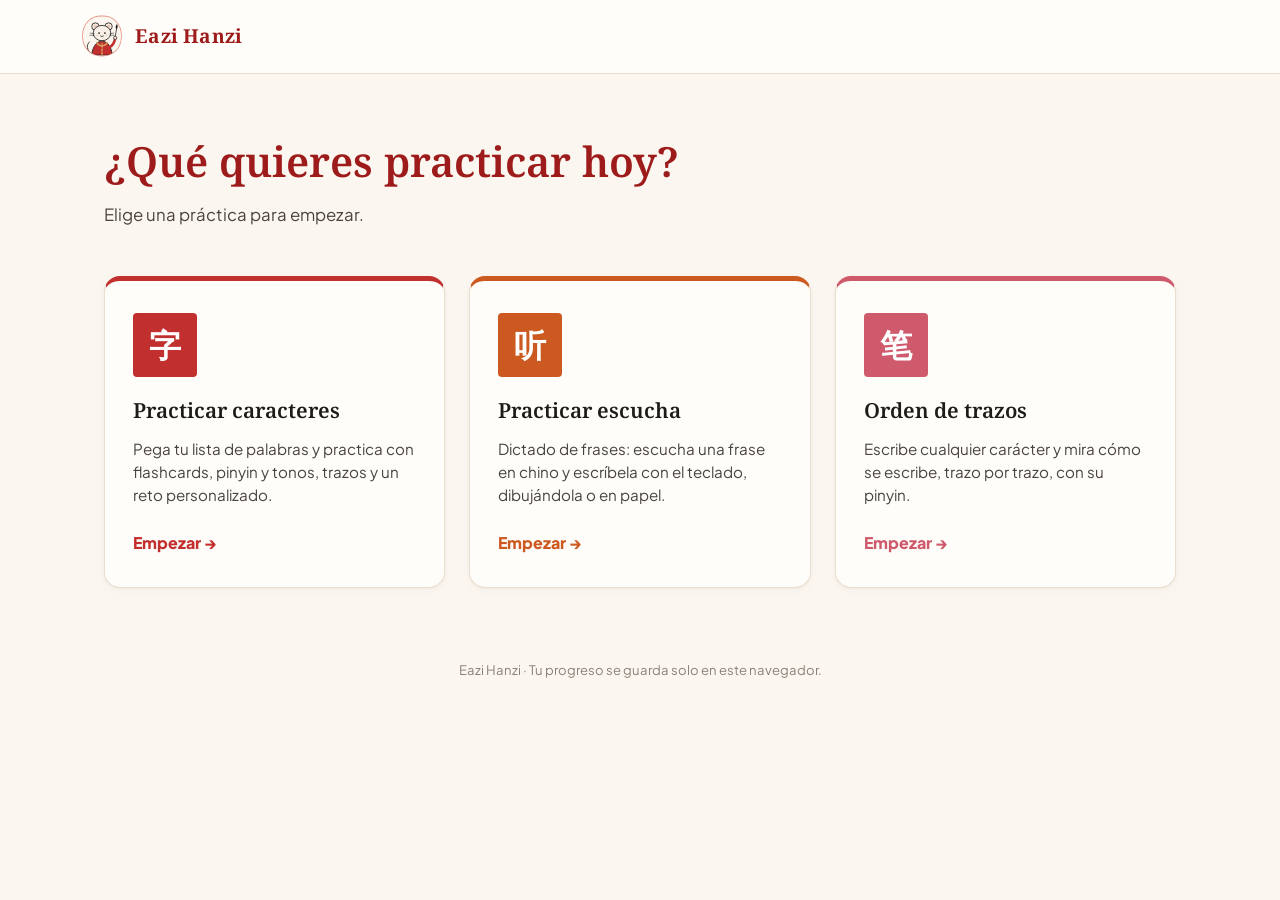
<file: index.html>
<!DOCTYPE html>
<html lang="es">
<head>
<meta charset="UTF-8">
<meta name="viewport" content="width=device-width, initial-scale=1.0">
<title>Eazi Hanzi — ¿Qué quieres practicar?</title>
<link rel="icon" href="assets/logo.svg" type="image/svg+xml">
<link rel="preconnect" href="https://fonts.googleapis.com">
<link href="https://fonts.googleapis.com/css2?family=Noto+Serif:wght@600;700&family=Plus+Jakarta+Sans:wght@400;500;600;700&display=swap" rel="stylesheet">
<link rel="stylesheet" href="css/design-system.css">
<link rel="stylesheet" href="css/home.css">
</head>
<body data-page="inicio">

<header class="site-header">
  <div class="container site-header__inner">
    <a href="index.html" class="brand">
      <img src="assets/logo.svg" alt="Mascota Eazi Hanzi" class="brand__logo">
      <span class="brand__name">Eazi Hanzi</span>
    </a>
  </div>
</header>

<main>
  <section class="section hero">
    <div class="container">
      <h1 class="hero__title">¿Qué quieres practicar hoy?</h1>
      <p class="hero__subtitle">Elige una práctica para empezar.</p>
    </div>
  </section>

  <section class="section area-section">
    <div class="container">
      <div class="area-grid">

        <a href="caracteres.html" class="card card--interactive area-card area-card--caracteres">
          <div class="area-card__icon">字</div>
          <h3>Practicar caracteres</h3>
          <p>Pega tu lista de palabras y practica con flashcards, pinyin y tonos, trazos y un reto personalizado.</p>
          <span class="area-card__cta">Empezar &rarr;</span>
        </a>

        <a href="escucha.html" class="card card--interactive area-card area-card--escucha">
          <div class="area-card__icon">听</div>
          <h3>Practicar escucha</h3>
          <p>Dictado de frases: escucha una frase en chino y escríbela con el teclado, dibujándola o en papel.</p>
          <span class="area-card__cta">Empezar &rarr;</span>
        </a>

        <a href="orden.html" class="card card--interactive area-card area-card--orden">
          <div class="area-card__icon">笔</div>
          <h3>Orden de trazos</h3>
          <p>Escribe cualquier carácter y mira cómo se escribe, trazo por trazo, con su pinyin.</p>
          <span class="area-card__cta">Empezar &rarr;</span>
        </a>

      </div>
    </div>
  </section>
</main>

<p class="footer-note">Eazi Hanzi · Tu progreso se guarda solo en este navegador.</p>

</body>
</html>
</file>
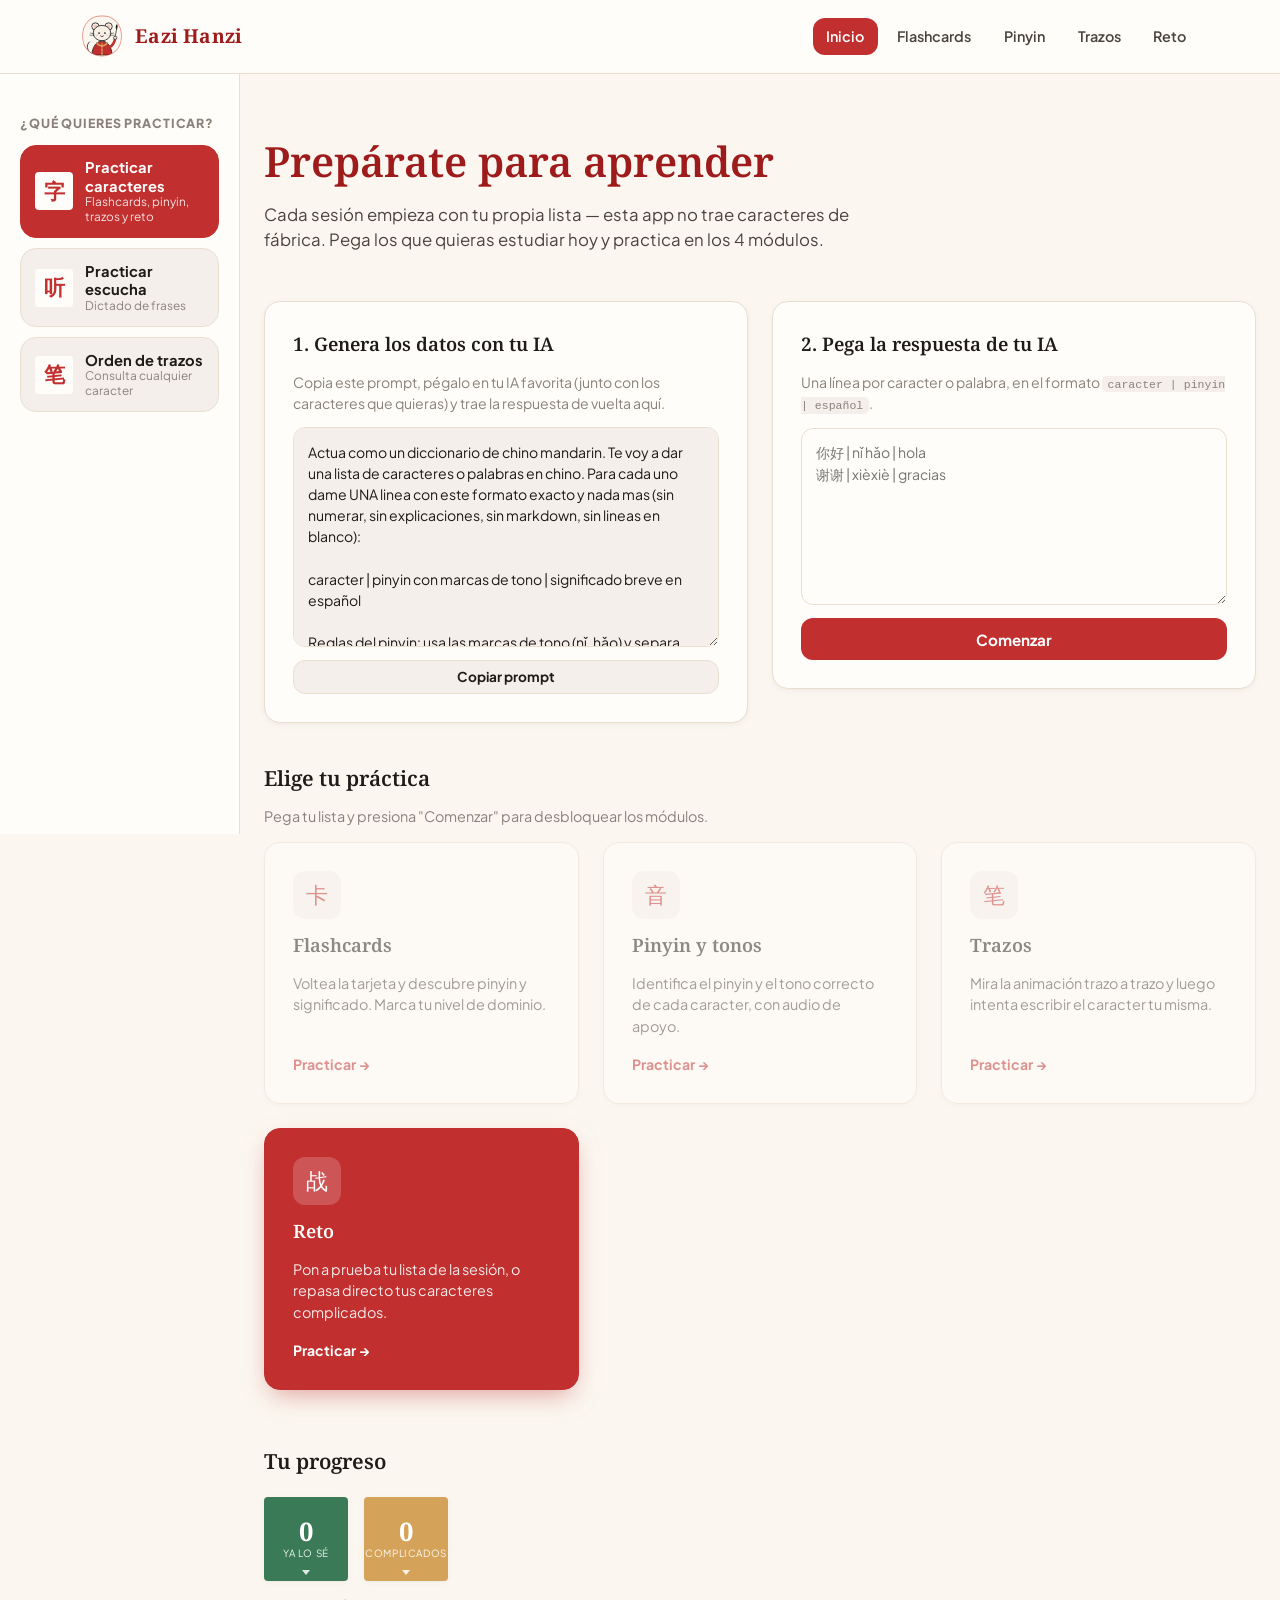
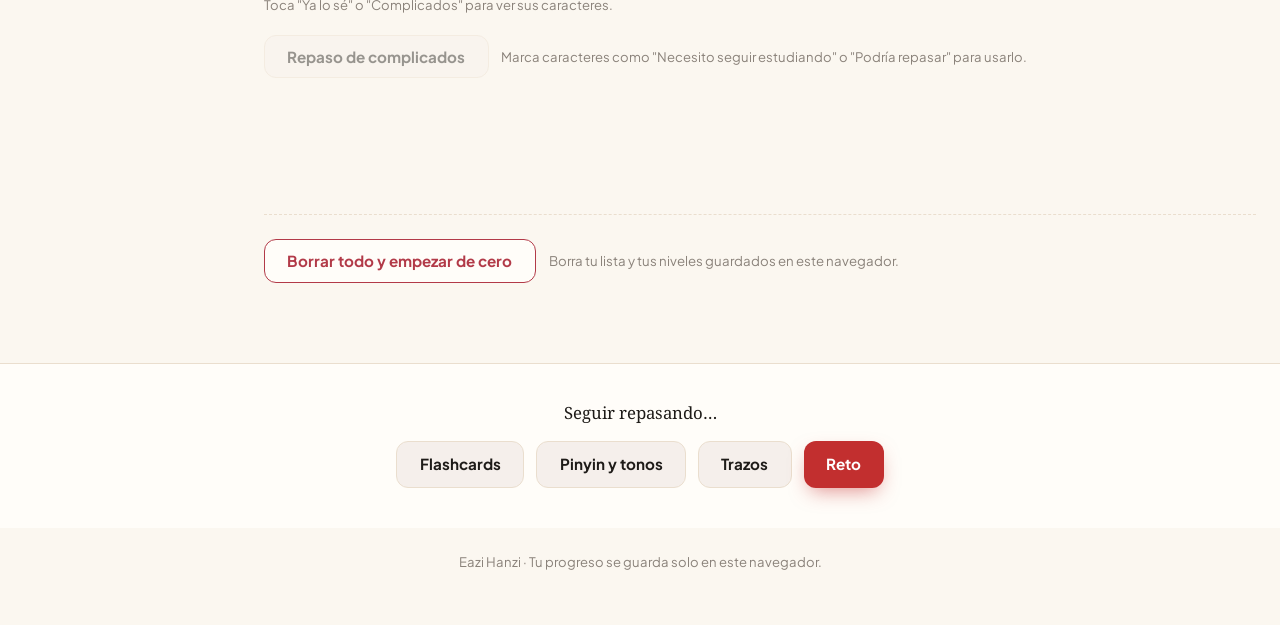
<file: caracteres.html>
<!DOCTYPE html>
<html lang="es">
<head>
<meta charset="UTF-8">
<meta name="viewport" content="width=device-width, initial-scale=1.0">
<title>Eazi Hanzi — Prepárate para aprender</title>
<link rel="icon" href="assets/logo.svg" type="image/svg+xml">
<link rel="preconnect" href="https://fonts.googleapis.com">
<link href="https://fonts.googleapis.com/css2?family=Noto+Serif:wght@600;700&family=Plus+Jakarta+Sans:wght@400;500;600;700&display=swap" rel="stylesheet">
<link rel="stylesheet" href="css/design-system.css">
<link rel="stylesheet" href="css/home.css">
</head>
<body data-page="caracteres">

<header class="site-header">
  <div class="container site-header__inner">
    <a href="index.html" class="brand">
      <img src="assets/logo.svg" alt="Mascota Eazi Hanzi" class="brand__logo">
      <span class="brand__name">Eazi Hanzi</span>
    </a>
    <nav class="main-nav">
      <a href="caracteres.html" class="is-active">Inicio</a>
      <a href="flashcards.html">Flashcards</a>
      <a href="pinyin.html">Pinyin</a>
      <a href="trazos.html">Trazos</a>
      <a href="reto.html">Reto</a>
    </nav>
  </div>
</header>

<div class="app-shell">
<aside class="mode-sidebar" id="mode-sidebar"></aside>

<main>
  <section class="section hero">
    <div class="container">
      <h1 class="hero__title">Prepárate para aprender</h1>
      <p class="hero__subtitle">Cada sesión empieza con tu propia lista — esta app no trae caracteres de fábrica. Pega los que quieras estudiar hoy y practica en los 4 módulos.</p>
    </div>
  </section>

  <section class="section setup-section">
    <div class="container">
      <div class="setup-grid">

        <div class="card setup-panel">
          <h3>1. Genera los datos con tu IA</h3>
          <p class="text-muted setup-panel__hint">Copia este prompt, pégalo en tu IA favorita (junto con los caracteres que quieras) y trae la respuesta de vuelta aquí.</p>
          <textarea class="ai-prompt-box" id="ai-prompt-box" rows="9"></textarea>
          <button class="btn btn-secondary btn-block btn-sm" id="copy-prompt-btn">Copiar prompt</button>
        </div>

        <div class="card setup-panel">
          <h3>2. Pega la respuesta de tu IA</h3>
          <p class="text-muted setup-panel__hint">Una línea por caracter o palabra, en el formato <code>caracter | pinyin | español</code>.</p>
          <textarea id="ai-response-input" rows="7" placeholder="你好 | nǐ hǎo | hola&#10;谢谢 | xièxiè | gracias"></textarea>
          <button class="btn btn-primary btn-block" id="start-session-btn">Comenzar</button>
          <p class="setup-feedback" id="setup-feedback" hidden></p>
        </div>

      </div>

      <div class="active-list-summary" id="active-list-summary" hidden>
        <h3>Tu lista de esta sesión</h3>
        <div class="active-list-chips" id="active-list-chips"></div>
      </div>
    </div>
  </section>

  <section class="section modules-section">
    <div class="container">
      <h2 class="section-title">Elige tu práctica</h2>
      <p class="text-muted" id="modules-hint">Pega tu lista y presiona "Comenzar" para desbloquear los módulos.</p>

      <div class="grid" id="modules-grid">
        <a href="flashcards.html" class="card card--interactive module-card module-card--locked" style="grid-column: span 4;" data-module>
          <div class="module-card__icon">卡</div>
          <h3>Flashcards</h3>
          <p>Voltea la tarjeta y descubre pinyin y significado. Marca tu nivel de dominio.</p>
          <span class="module-card__cta">Practicar &rarr;</span>
        </a>
        <a href="pinyin.html" class="card card--interactive module-card module-card--locked" style="grid-column: span 4;" data-module>
          <div class="module-card__icon">音</div>
          <h3>Pinyin y tonos</h3>
          <p>Identifica el pinyin y el tono correcto de cada caracter, con audio de apoyo.</p>
          <span class="module-card__cta">Practicar &rarr;</span>
        </a>
        <a href="trazos.html" class="card card--interactive module-card module-card--locked" style="grid-column: span 4;" data-module>
          <div class="module-card__icon">笔</div>
          <h3>Trazos</h3>
          <p>Mira la animación trazo a trazo y luego intenta escribir el caracter tu misma.</p>
          <span class="module-card__cta">Practicar &rarr;</span>
        </a>
        <a href="reto.html" class="card card--interactive module-card module-card--reto" style="grid-column: span 4;">
          <div class="module-card__icon">战</div>
          <h3>Reto</h3>
          <p>Pon a prueba tu lista de la sesión, o repasa directo tus caracteres complicados.</p>
          <span class="module-card__cta">Practicar &rarr;</span>
        </a>
      </div>
    </div>
  </section>

  <section class="section" id="progress-panel"></section>

  <section class="section">
    <div class="container">
      <div class="reset-row">
        <button class="btn btn-danger-outline" id="reset-app-btn">Borrar todo y empezar de cero</button>
        <span class="text-muted reset-row__hint">Borra tu lista y tus niveles guardados en este navegador.</span>
      </div>
    </div>
  </section>
</main>
</div>

<footer class="site-footer" id="site-footer"></footer>

<p class="footer-note">Eazi Hanzi · Tu progreso se guarda solo en este navegador.</p>

<script src="js/pinyin-tones.js"></script>
<script src="js/storage.js"></script>
<script src="js/speech.js"></script>
<script src="js/parse.js"></script>
<script src="js/site-footer.js"></script>
<script src="js/mode-sidebar.js"></script>
<script src="js/progress-panel.js"></script>
<script src="js/home.js"></script>
</body>
</html>
</file>
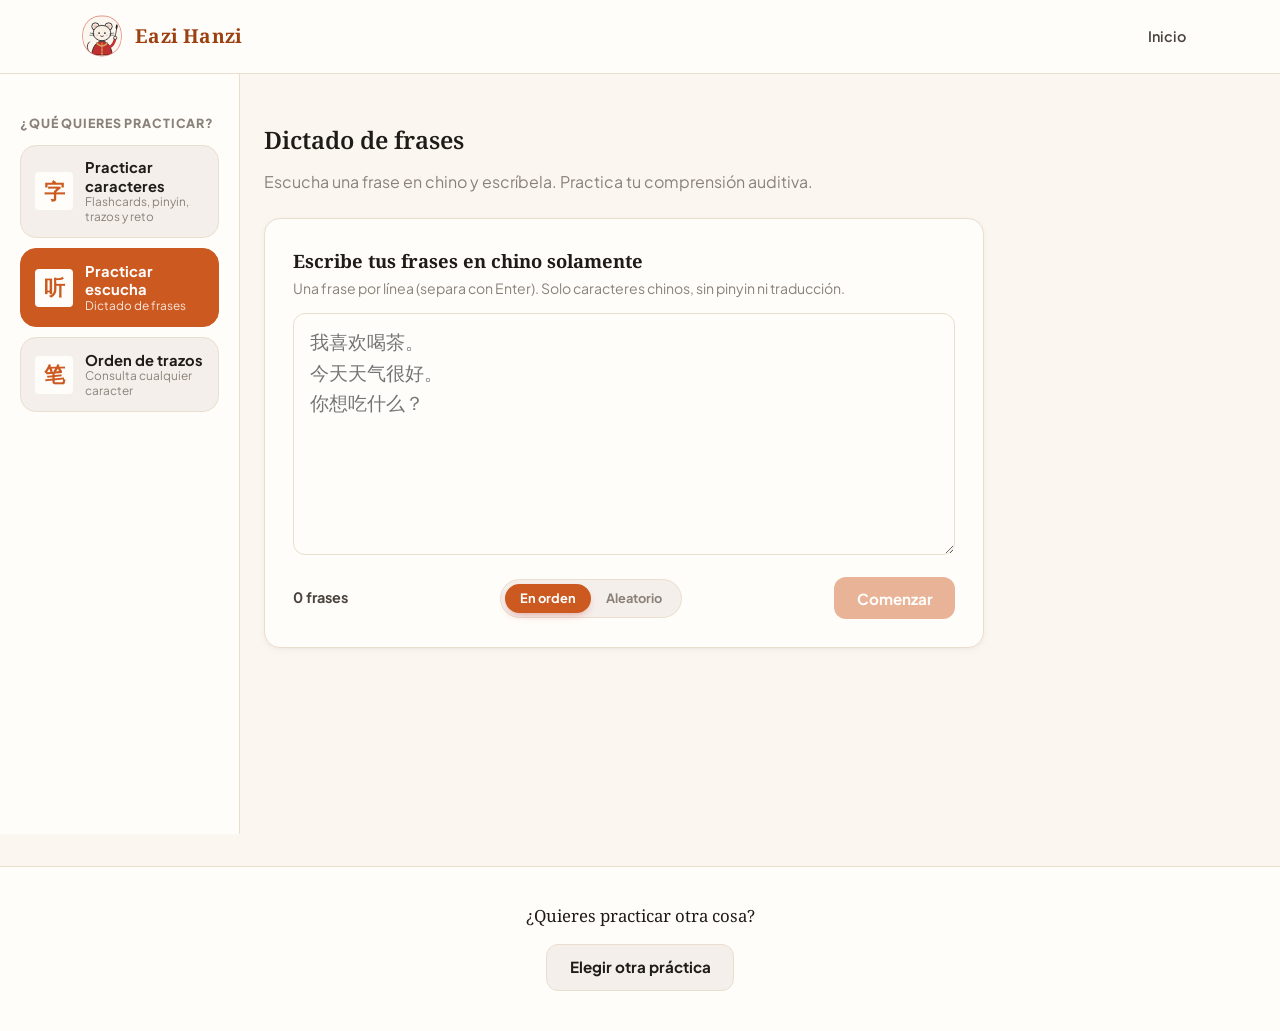
<file: escucha.html>
<!DOCTYPE html>
<html lang="es">
<head>
<meta charset="UTF-8">
<meta name="viewport" content="width=device-width, initial-scale=1.0">
<title>Escucha — Eazi Hanzi</title>
<link rel="icon" href="assets/logo.svg" type="image/svg+xml">
<link rel="preconnect" href="https://fonts.googleapis.com">
<link href="https://fonts.googleapis.com/css2?family=Noto+Serif:wght@600;700&family=Plus+Jakarta+Sans:wght@400;500;600;700&display=swap" rel="stylesheet">
<link rel="stylesheet" href="css/design-system.css">
<link rel="stylesheet" href="css/escucha.css">
</head>
<body data-page="escucha">

<header class="site-header">
  <div class="container site-header__inner">
    <a href="index.html" class="brand">
      <img src="assets/logo.svg" alt="Mascota Eazi Hanzi" class="brand__logo">
      <span class="brand__name">Eazi Hanzi</span>
    </a>
    <nav class="main-nav">
      <a href="index.html">Inicio</a>
    </nav>
  </div>
</header>

<div class="app-shell">
<aside class="mode-sidebar" id="mode-sidebar"></aside>

<main>
  <section class="section">
    <div class="container">

      <!-- ---------- 1. Frases ---------- -->
      <div id="ls-setup">
        <h1>Dictado de frases</h1>
        <p class="text-muted">Escucha una frase en chino y escríbela. Practica tu comprensión auditiva.</p>

        <div class="card ls-panel">
          <label class="ls-panel__label" for="ls-phrases">Escribe tus frases en chino solamente</label>
          <p class="text-muted ls-panel__hint">Una frase por línea (separa con Enter). Solo caracteres chinos, sin pinyin ni traducción.</p>
          <textarea id="ls-phrases" rows="7" placeholder="我喜欢喝茶。&#10;今天天气很好。&#10;你想吃什么？"></textarea>
          <div class="ls-panel__footer">
            <span class="ls-count" id="ls-count">0 frases</span>
            <div class="order-switch" id="ls-order-switch">
              <button class="order-switch__btn" data-order="list">En orden</button>
              <button class="order-switch__btn" data-order="random">Aleatorio</button>
            </div>
            <button class="btn btn-primary" id="ls-start" disabled>Comenzar</button>
          </div>
          <p class="ls-note" id="ls-note" hidden></p>
        </div>
      </div>

      <!-- ---------- 2. Dictado ---------- -->
      <div id="ls-play" hidden>
        <div class="ls-play-header">
          <span class="text-muted" id="ls-progress">Frase 1 / 1</span>
          <button class="btn btn-ghost btn-sm" id="ls-quit">Salir</button>
        </div>

        <div class="card ls-stage">
          <button class="ls-speaker" id="ls-speaker" aria-label="Escuchar la frase">
            <span class="ls-speaker__icon">&#128266;</span>
          </button>
          <p class="ls-speaker__hint" id="ls-speaker-hint">Toca el altavoz para escuchar la frase</p>

          <div class="ls-answer" id="ls-answer" hidden>
            <div class="ls-modes" role="tablist">
              <button class="ls-mode is-active" data-mode="type" role="tab">&#9000; Teclado (pinyin)</button>
              <button class="ls-mode" data-mode="draw" role="tab">&#9998; Dibujar</button>
              <button class="ls-mode" data-mode="paper" role="tab">&#128196; En papel</button>
            </div>

            <!-- Texto que va armando la respuesta (teclado y dibujo) -->
            <div class="ls-compose" id="ls-compose">
              <div class="ls-compose__text" id="ls-compose-text" aria-live="polite"></div>
              <button class="btn btn-ghost btn-sm" id="ls-compose-del" title="Borrar el último carácter">&#9003; Borrar</button>
            </div>

            <!-- Modo teclado -->
            <div class="ls-pane" id="ls-pane-type">
              <input type="text" id="ls-pinyin-input" class="ls-pinyin-input" autocomplete="off" autocapitalize="off" spellcheck="false"
                     placeholder="Escribe pinyin sin tonos: woxihuanchacha…">
              <div class="ls-candidates" id="ls-candidates" aria-live="polite"></div>
              <p class="ls-pane__hint">Elige la opción con el mouse o con los números 1–9. Espacio elige la primera.</p>
            </div>

            <!-- Modo dibujo -->
            <div class="ls-pane" id="ls-pane-draw" hidden>
              <div class="ls-draw-board" id="ls-draw-board"></div>
              <div class="ls-draw-actions">
                <button class="btn btn-amber" id="ls-recognize">Reconocer caracter</button>
                <button class="btn btn-secondary" id="ls-draw-clear">Borrar dibujo</button>
              </div>
              <div class="ls-candidates" id="ls-draw-candidates" aria-live="polite"></div>
              <p class="ls-pane__hint" id="ls-draw-hint">Dibuja un carácter, reconócelo y elígelo. Repite con el siguiente.</p>
            </div>

            <!-- Modo papel -->
            <div class="ls-pane" id="ls-pane-paper" hidden>
              <p class="ls-paper-text">Escribe la frase en tu hoja. Cuando termines, descubre la respuesta y marca tú misma en cuáles te equivocaste.</p>
            </div>

            <button class="btn btn-primary btn-block ls-check" id="ls-check">Comprobar</button>
          </div>

          <!-- Revisión -->
          <div class="ls-review" id="ls-review" hidden>
            <p class="ls-review__kicker" id="ls-review-kicker"></p>
            <div class="ls-phrase" id="ls-phrase"></div>
            <div class="ls-errors" id="ls-errors"></div>
            <p class="ls-paper-instruction" id="ls-paper-instruction" hidden>Toca los caracteres en los que te equivocaste.</p>
            <button class="btn btn-secondary" id="ls-replay">&#128266; Escuchar otra vez</button>
            <button class="btn btn-primary" id="ls-next">Siguiente</button>
          </div>
        </div>
      </div>

      <!-- ---------- 3. Resultados ---------- -->
      <div id="ls-results" hidden>
        <h1>Resultados del dictado</h1>
        <div class="card ls-score-card">
          <span class="ls-score__value" id="ls-score-value">0%</span>
          <p id="ls-score-label">0 de 0 frases sin errores</p>
        </div>

        <div class="ls-summary" id="ls-summary"></div>

        <div class="ls-results-actions">
          <button class="btn btn-primary" id="ls-retry" hidden>Intentar nuevamente con las que fallé</button>
          <button class="btn btn-secondary" id="ls-restart">Nuevo dictado</button>
        </div>
      </div>

    </div>
  </section>
</main>
</div>

<footer class="site-footer" id="site-footer"></footer>

<script src="js/storage.js"></script>
<script src="js/speech.js"></script>
<script src="js/order-ui.js"></script>
<script src="js/site-footer.js"></script>
<script src="js/mode-sidebar.js"></script>
<script src="js/hanzi-boards.js"></script>
<script src="js/handwriting.js"></script>
<script src="js/pinyin-ime.js"></script>
<script src="js/dictation-diff.js"></script>
<script src="js/escucha.js"></script>

</body>
</html>
</file>
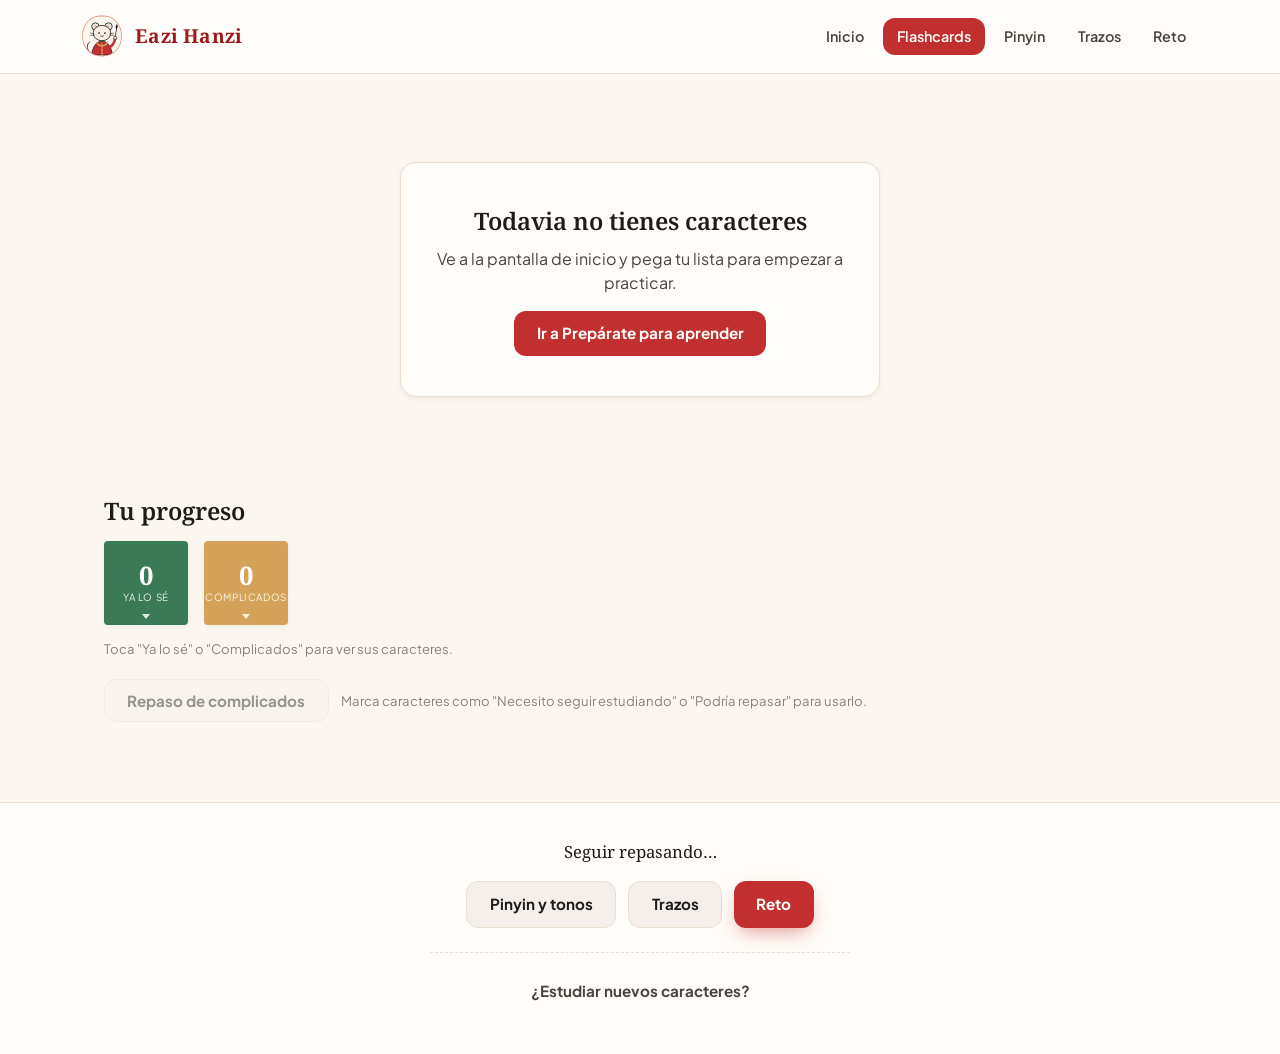
<file: flashcards.html>
<!DOCTYPE html>
<html lang="es">
<head>
<meta charset="UTF-8">
<meta name="viewport" content="width=device-width, initial-scale=1.0">
<title>Flashcards — Eazi Hanzi</title>
<link rel="icon" href="assets/logo.svg" type="image/svg+xml">
<link rel="preconnect" href="https://fonts.googleapis.com">
<link href="https://fonts.googleapis.com/css2?family=Noto+Serif:wght@600;700&family=Plus+Jakarta+Sans:wght@400;500;600;700&display=swap" rel="stylesheet">
<link rel="stylesheet" href="css/design-system.css">
<link rel="stylesheet" href="css/flashcards.css">
</head>
<body data-page="flashcards">

<header class="site-header">
  <div class="container site-header__inner">
    <a href="index.html" class="brand">
      <img src="assets/logo.svg" alt="Mascota Eazi Hanzi" class="brand__logo">
      <span class="brand__name">Eazi Hanzi</span>
    </a>
    <nav class="main-nav">
      <a href="caracteres.html">Inicio</a>
      <a href="flashcards.html" class="is-active">Flashcards</a>
      <a href="pinyin.html">Pinyin</a>
      <a href="trazos.html">Trazos</a>
      <a href="reto.html">Reto</a>
    </nav>
  </div>
</header>

<main>
  <section class="section">
    <div class="container">

      <div class="card empty-state" id="fc-empty-state" hidden>
        <h2>Todavia no tienes caracteres</h2>
        <p>Ve a la pantalla de inicio y pega tu lista para empezar a practicar.</p>
        <a href="caracteres.html" class="btn btn-primary">Ir a Prepárate para aprender</a>
      </div>

      <div id="fc-content" hidden>
        <h1 id="fc-title">Flashcards</h1>
        <p class="text-muted mb-0">Toca la tarjeta para voltearla y marca tu nivel de dominio.</p>

        <div class="fc-toolbar">
          <span class="fc-stats"><strong id="fc-index">1</strong> / <span id="fc-total">0</span></span>
          <div class="order-switch" id="fc-order-switch">
            <button class="order-switch__btn" data-order="list">En orden</button>
            <button class="order-switch__btn" data-order="random">Aleatorio</button>
          </div>
        </div>

        <div class="practice-layout">
          <div class="practice-main">
            <div class="fc-stage">
              <div class="flashcard" id="flashcard" tabindex="0" role="button" aria-label="Voltear tarjeta">
                <div class="flashcard__inner" id="flashcard-inner">
                  <div class="flashcard__face flashcard__face--front">
                    <span class="flashcard__corner">汉</span>
                    <span class="hanzi-display hanzi-display--hero" id="fc-hanzi">你</span>
                    <span class="text-muted flashcard__hint">Toca para voltear</span>
                  </div>
                  <div class="flashcard__face flashcard__face--back">
                    <span class="tone-chip" id="fc-pinyin-chip">nǐ</span>
                    <div class="flashcard__meanings">
                      <span id="fc-meaning-es">tú</span>
                    </div>
                    <span class="text-muted flashcard__hint">Toca para volver</span>
                  </div>
                </div>
              </div>
            </div>

            <div class="fc-nav">
              <button class="btn btn-ghost" id="fc-prev">&larr; Anterior</button>
              <button class="btn-seal" id="fc-audio" title="Escuchar pronunciacion" aria-label="Escuchar pronunciacion">&#128266;</button>
              <button class="btn btn-ghost" id="fc-next">Siguiente &rarr;</button>
            </div>
            <p class="nav-hint" id="fc-nav-hint" hidden>Marca tu nivel a la derecha para pasar al siguiente.</p>
          </div>

          <aside class="mastery-panel" id="fc-mastery-panel"></aside>
        </div>
      </div>

    </div>
  </section>

  <section class="section" id="progress-panel"></section>
</main>

<footer class="site-footer" id="site-footer"></footer>

<script src="js/pinyin-tones.js"></script>
<script src="js/storage.js"></script>
<script src="js/speech.js"></script>
<script src="js/mastery-ui.js"></script>
<script src="js/order-ui.js"></script>
<script src="js/site-footer.js"></script>
<script src="js/progress-panel.js"></script>
<script src="js/flashcards.js"></script>
</body>
</html>
</file>
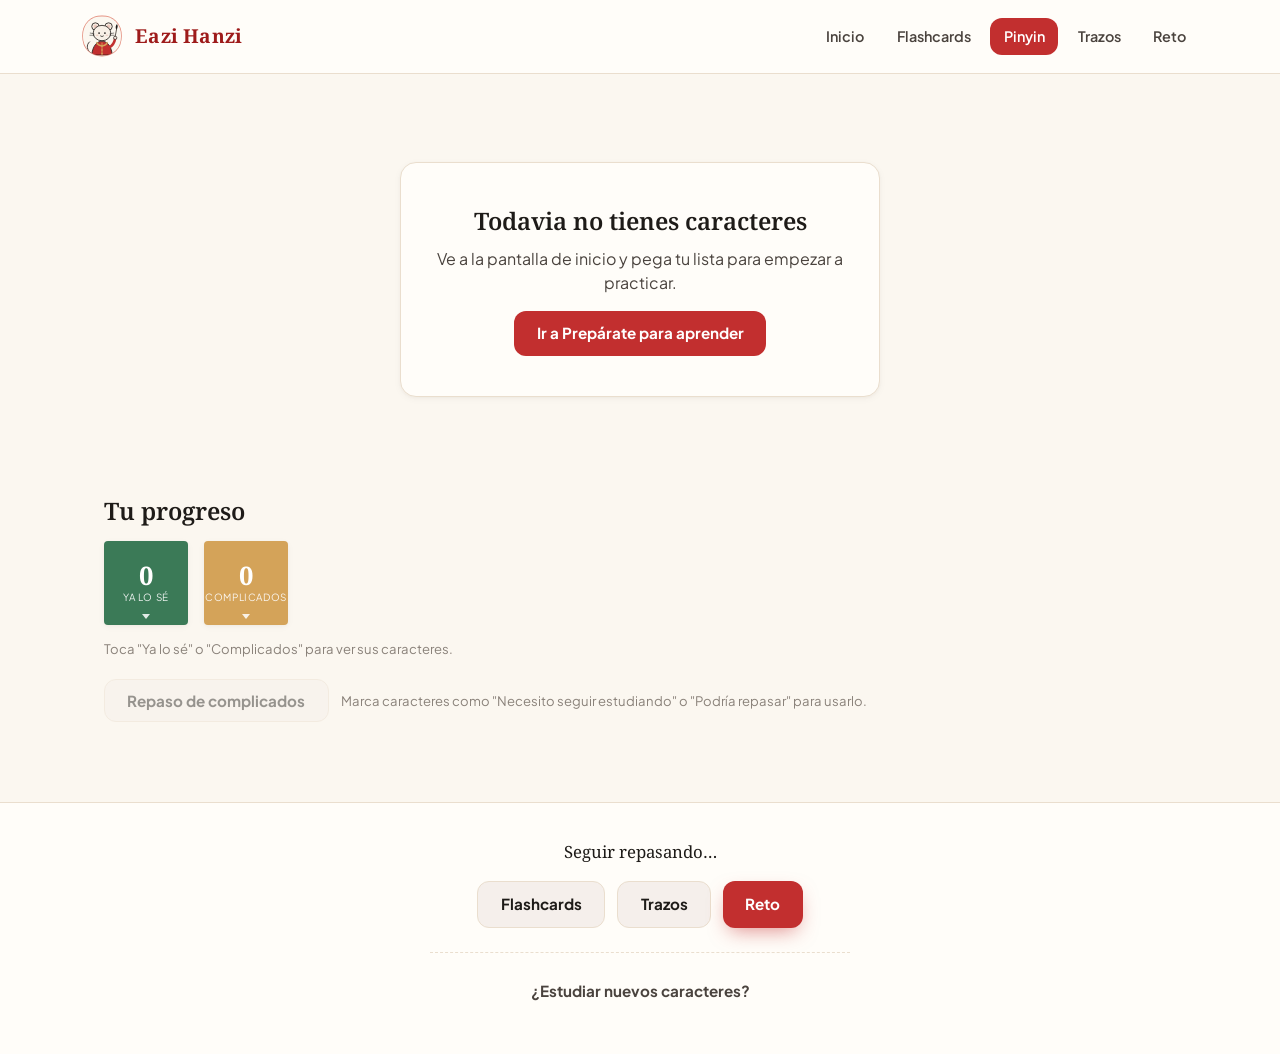
<file: pinyin.html>
<!DOCTYPE html>
<html lang="es">
<head>
<meta charset="UTF-8">
<meta name="viewport" content="width=device-width, initial-scale=1.0">
<title>Pinyin y tonos — Eazi Hanzi</title>
<link rel="icon" href="assets/logo.svg" type="image/svg+xml">
<link rel="preconnect" href="https://fonts.googleapis.com">
<link href="https://fonts.googleapis.com/css2?family=Noto+Serif:wght@600;700&family=Plus+Jakarta+Sans:wght@400;500;600;700&display=swap" rel="stylesheet">
<link rel="stylesheet" href="css/design-system.css">
<link rel="stylesheet" href="css/pinyin.css">
</head>
<body data-page="pinyin">

<header class="site-header">
  <div class="container site-header__inner">
    <a href="index.html" class="brand">
      <img src="assets/logo.svg" alt="Mascota Eazi Hanzi" class="brand__logo">
      <span class="brand__name">Eazi Hanzi</span>
    </a>
    <nav class="main-nav">
      <a href="caracteres.html">Inicio</a>
      <a href="flashcards.html">Flashcards</a>
      <a href="pinyin.html" class="is-active">Pinyin</a>
      <a href="trazos.html">Trazos</a>
      <a href="reto.html">Reto</a>
    </nav>
  </div>
</header>

<main>
  <section class="section">
    <div class="container">

      <div class="card empty-state" id="py-empty-state" hidden>
        <h2>Todavia no tienes caracteres</h2>
        <p>Ve a la pantalla de inicio y pega tu lista para empezar a practicar.</p>
        <a href="caracteres.html" class="btn btn-primary">Ir a Prepárate para aprender</a>
      </div>

      <div id="py-content" hidden>
        <h1 id="py-title">Pinyin y tonos</h1>
        <p class="text-muted mb-0">Todas las opciones son la misma sílaba con distinto tono — fíjate bien en la marca.</p>

        <div class="py-toolbar">
          <span class="py-stats">
            <strong id="py-index">1</strong> / <span id="py-total">0</span>
            <span class="py-stats__sep">·</span>
            <span id="py-score">0 aciertos</span>
          </span>
          <div class="order-switch" id="py-order-switch">
            <button class="order-switch__btn" data-order="list">En orden</button>
            <button class="order-switch__btn" data-order="random">Aleatorio</button>
          </div>
        </div>

        <div class="practice-layout">
          <div class="practice-main">
            <div class="py-stage card">
              <button class="btn-seal py-audio" id="py-audio" aria-label="Reproducir audio del caracter" title="Escuchar pronunciacion">&#128266;</button>
              <span class="hanzi-display hanzi-display--hero" id="py-hanzi">你</span>
              <span class="text-muted py-meaning" id="py-meaning"></span>
              <div class="py-options" id="py-options"></div>
              <div class="py-feedback" id="py-feedback" hidden></div>
            </div>

            <div class="py-nav">
              <button class="btn btn-ghost" id="py-prev">&larr; Anterior</button>
              <button class="btn btn-primary" id="py-next" disabled>Siguiente &rarr;</button>
            </div>
            <p class="nav-hint" id="py-nav-hint" hidden>Marca tu nivel a la derecha para pasar al siguiente.</p>
          </div>

          <aside class="mastery-panel" id="py-mastery-panel"></aside>
        </div>
      </div>

    </div>
  </section>

  <section class="section" id="progress-panel"></section>
</main>

<footer class="site-footer" id="site-footer"></footer>

<script src="js/pinyin-tones.js"></script>
<script src="js/storage.js"></script>
<script src="js/speech.js"></script>
<script src="js/mastery-ui.js"></script>
<script src="js/order-ui.js"></script>
<script src="js/site-footer.js"></script>
<script src="js/progress-panel.js"></script>
<script src="js/pinyin.js"></script>
</body>
</html>
</file>
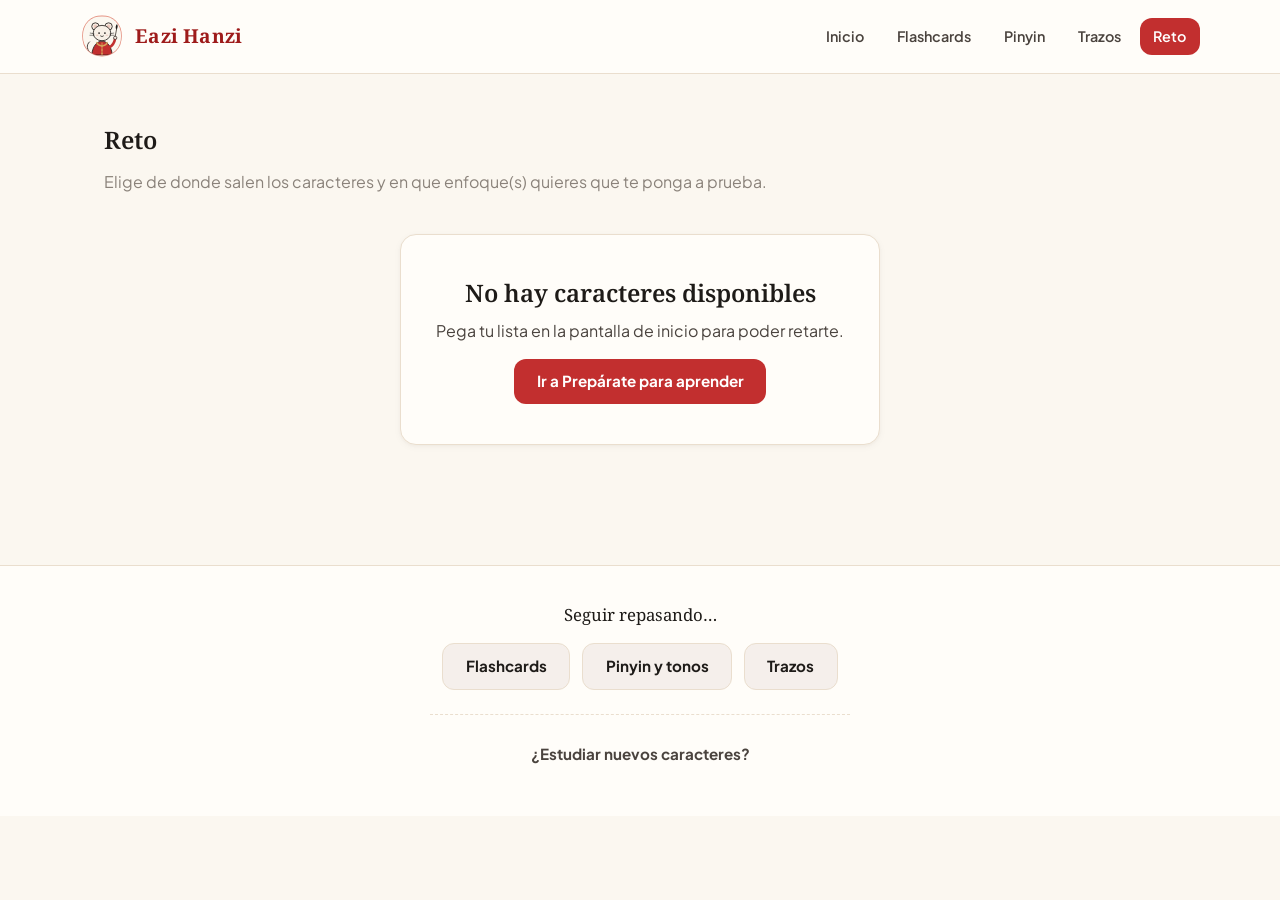
<file: reto.html>
<!DOCTYPE html>
<html lang="es">
<head>
<meta charset="UTF-8">
<meta name="viewport" content="width=device-width, initial-scale=1.0">
<title>Reto — Eazi Hanzi</title>
<link rel="icon" href="assets/logo.svg" type="image/svg+xml">
<link rel="preconnect" href="https://fonts.googleapis.com">
<link href="https://fonts.googleapis.com/css2?family=Noto+Serif:wght@600;700&family=Plus+Jakarta+Sans:wght@400;500;600;700&display=swap" rel="stylesheet">
<link rel="stylesheet" href="css/design-system.css">
<link rel="stylesheet" href="css/reto.css">
</head>
<body data-page="reto">

<header class="site-header">
  <div class="container site-header__inner">
    <a href="index.html" class="brand">
      <img src="assets/logo.svg" alt="Mascota Eazi Hanzi" class="brand__logo">
      <span class="brand__name">Eazi Hanzi</span>
    </a>
    <nav class="main-nav">
      <a href="caracteres.html">Inicio</a>
      <a href="flashcards.html">Flashcards</a>
      <a href="pinyin.html">Pinyin</a>
      <a href="trazos.html">Trazos</a>
      <a href="reto.html" class="is-active">Reto</a>
    </nav>
  </div>
</header>

<main>
  <section class="section">
    <div class="container">

      <!-- ---------- Pantalla de configuracion ---------- -->
      <div id="reto-setup">
        <h1>Reto</h1>
        <p class="text-muted">Elige de donde salen los caracteres y en que enfoque(s) quieres que te ponga a prueba.</p>

        <div class="reto-setup-grid">
          <div class="card reto-panel">
            <h3>1. Elige el origen</h3>
            <label class="reto-source-option" for="reto-source-active">
              <input type="radio" name="reto-source" id="reto-source-active" value="active" checked>
              <span>
                <strong>Mi lista de esta sesión</strong>
                <span class="text-muted reto-source-option__hint" id="reto-source-active-hint">0 caracteres</span>
              </span>
            </label>
            <label class="reto-source-option" for="reto-source-struggling">
              <input type="radio" name="reto-source" id="reto-source-struggling" value="struggling">
              <span>
                <strong>Repasar mis caracteres complicados</strong>
                <span class="text-muted reto-source-option__hint" id="reto-source-struggling-hint">0 caracteres</span>
              </span>
            </label>
          </div>

          <div class="card reto-panel">
            <h3>2. Elige el enfoque</h3>
            <label class="checkbox-row">
              <input type="checkbox" name="focus" value="escritura" checked>
              <span>Escritura (trazos)</span>
            </label>
            <label class="checkbox-row">
              <input type="checkbox" name="focus" value="tonos" checked>
              <span>Tonos (pinyin)</span>
            </label>
            <label class="checkbox-row">
              <input type="checkbox" name="focus" value="es" checked>
              <span>Significado</span>
            </label>

            <p class="reto-order-note">Las preguntas siempre salen en orden aleatorio.</p>

            <div class="reto-summary" id="reto-summary">0 caracteres seleccionados</div>
            <button class="btn btn-primary btn-block" id="reto-start" disabled>Empezar reto</button>
          </div>
        </div>

        <div class="card empty-state" id="reto-empty-state" hidden>
          <h2>No hay caracteres disponibles</h2>
          <p id="reto-empty-message">Pega tu lista en la pantalla de inicio para poder retarte.</p>
          <a href="caracteres.html" class="btn btn-primary">Ir a Prepárate para aprender</a>
        </div>
      </div>

      <!-- ---------- Pantalla de juego ---------- -->
      <div id="reto-play" hidden>
        <div class="reto-play-header">
          <span class="text-muted" id="reto-progress">Pregunta 1 / 10</span>
          <div class="reto-play-header__actions">
            <button class="btn btn-secondary btn-sm" id="reto-skip">No la sé, saltar</button>
            <button class="btn btn-ghost btn-sm" id="reto-quit">Salir del reto</button>
          </div>
        </div>

        <div class="card reto-exercise" id="reto-exercise"></div>
      </div>

      <!-- ---------- Pantalla de resultados ---------- -->
      <div id="reto-results" hidden>
        <h1>Resultados de tu reto</h1>
        <div class="card reto-score-card">
          <span class="hanzi-display" id="reto-score-value">0/0</span>
          <p id="reto-score-label">aciertos</p>
        </div>

        <div class="reto-review" id="reto-review"></div>

        <div class="reto-results-actions">
          <button class="btn btn-secondary" id="reto-again">Configurar otro reto</button>
          <a href="caracteres.html" class="btn btn-primary">Volver al inicio</a>
        </div>
      </div>

    </div>
  </section>
</main>

<footer class="site-footer" id="site-footer"></footer>

<script src="js/pinyin-tones.js"></script>
<script src="js/storage.js"></script>
<script src="js/speech.js"></script>
<script src="js/order-ui.js"></script>
<script src="js/site-footer.js"></script>
<script src="js/hanzi-boards.js"></script>
<script src="js/handwriting.js"></script>
<script src="js/reto.js"></script>

</body>
</html>
</file>
<file: css/design-system.css>
/* =========================================================
   Eazi Hanzi Peng You — Design System
   "Warm Vermilion & Rice Paper"
   ========================================================= */

:root {
  /* Colores base */
  --color-primary: #C22F2F;
  --color-primary-hover: #B82525;
  --color-primary-active: #9E1B1B;
  --color-secondary: #D4A359;
  --color-tertiary: #3B7A57;

  --color-text: #1E1B18;
  --color-text-secondary: #4A433E;
  --color-text-muted: #8A827A;

  --color-bg: #FBF7F0;
  --color-surface: #FFFDF9;
  --color-surface-sunken: #F5EFEB;
  --color-border: #EADECE;

  --color-danger: #B23A48;
  --color-danger-bg: #F7E7E5;
  --color-success-bg: #E7F0EA;

  /* Color de cada area de la app (inicio, barra lateral y tema de cada pagina):
     caracteres = bermellon, escucha = naranja caqui, orden de trazos = rosa durazno */
  --area-escucha: #CC5A20;
  --area-escucha-hover: #B94E18;
  --area-escucha-active: #9C4012;
  --area-orden: #CE5A6C;
  --area-orden-hover: #B94D5E;
  --area-orden-active: #9D3F4E;
  --area-orden-tint: #FFEBCF;

  /* Tonos de pinyin */
  --tone-1: #C22F2F;
  --tone-2: #D4A359;
  --tone-3: #3B7A57;
  --tone-4: #7A3B69;
  --tone-neutral: #8A827A;

  /* Tipografia */
  --font-serif: 'Noto Serif', serif;
  --font-sans: 'Plus Jakarta Sans', sans-serif;

  /* Radios y sombras */
  --radius-card: 1rem;
  --radius-btn: 0.75rem;
  --radius-pill: 9999px;
  --radius-seal: 4px;
  --shadow-card: 0 2px 8px -1px rgba(65,48,30,0.05), 0 1px 3px 0 rgba(65,48,30,0.03);
  --shadow-card-hover: 0 8px 24px -4px rgba(65,48,30,0.08), 0 3px 6px -2px rgba(65,48,30,0.04);

  /* Espaciado */
  --space-section: 3rem;
}

/* ---------- Reset ---------- */
*, *::before, *::after { box-sizing: border-box; }
/* .btn y otras clases fuerzan su propio "display", lo que pisa el display:none
   por defecto del atributo hidden (el CSS del autor le gana al del navegador
   aunque empate en especificidad) — sin esto, un boton oculto con [hidden]
   se seguia mostrando. */
[hidden] { display: none !important; }
html, body { margin: 0; padding: 0; }
body {
  background: var(--color-bg);
  color: var(--color-text);
  font-family: var(--font-sans);
  line-height: 1.5;
  -webkit-font-smoothing: antialiased;
}
h1, h2, h3, h4 {
  font-family: var(--font-serif);
  color: var(--color-text);
  margin: 0 0 0.5em;
  font-weight: 600;
}
p { margin: 0 0 1em; color: var(--color-text-secondary); }
a { color: inherit; text-decoration: none; }
ul { list-style: none; margin: 0; padding: 0; }
button { font-family: inherit; cursor: pointer; }
img { max-width: 100%; display: block; }

/* ---------- Layout ---------- */
.container {
  width: 100%;
  max-width: 1120px;
  margin: 0 auto;
  padding: 0 1.5rem;
}
.grid {
  display: grid;
  gap: 1.5rem;
  grid-template-columns: repeat(4, 1fr);
}
@media (min-width: 640px) {
  .grid { grid-template-columns: repeat(8, 1fr); }
}
@media (min-width: 1024px) {
  .grid { grid-template-columns: repeat(12, 1fr); }
}
.section {
  padding: var(--space-section) 0;
}

/* ---------- Header / Nav ---------- */
.site-header {
  border-bottom: 1px solid var(--color-border);
  background: var(--color-surface);
}
.site-header__inner {
  display: flex;
  align-items: center;
  justify-content: space-between;
  gap: 1rem;
  padding: 0.9rem 0;
}
.brand {
  display: flex;
  align-items: center;
  gap: 0.7rem;
}
.brand__logo {
  width: 44px;
  height: 44px;
  flex-shrink: 0;
  transition: transform 0.35s cubic-bezier(0.34, 1.56, 0.64, 1);
}
.brand:hover .brand__logo { transform: rotate(-6deg) scale(1.06); }
.brand__name {
  font-family: var(--font-serif);
  color: var(--color-primary-active);
  font-size: 1.2rem;
  font-weight: 700;
  letter-spacing: 0.01em;
  line-height: 1.15;
}
.main-nav {
  display: flex;
  gap: 0.35rem;
  flex-wrap: wrap;
}
.main-nav a {
  padding: 0.5rem 0.85rem;
  border-radius: var(--radius-btn);
  font-size: 0.9rem;
  font-weight: 600;
  color: var(--color-text-secondary);
  transition: background 0.15s ease, color 0.15s ease;
}
.main-nav a:hover {
  background: var(--color-surface-sunken);
  color: var(--color-text);
}
.main-nav a.is-active {
  background: var(--color-primary);
  color: #fff;
}

/* ---------- Buttons ---------- */
.btn {
  display: inline-flex;
  align-items: center;
  justify-content: center;
  gap: 0.5rem;
  padding: 0.7rem 1.4rem;
  border-radius: var(--radius-btn);
  border: none;
  font-weight: 700;
  font-size: 0.95rem;
  transition: background 0.15s ease, transform 0.1s ease, box-shadow 0.15s ease;
  white-space: nowrap;
}
.btn:active { transform: translateY(1px); }
.btn:disabled { opacity: 0.45; cursor: not-allowed; transform: none; }

.btn-primary {
  background: var(--color-primary);
  color: #fff;
}
.btn-primary:hover:not(:disabled) { background: var(--color-primary-hover); }
.btn-primary:active:not(:disabled) { background: var(--color-primary-active); }

.btn-secondary {
  background: var(--color-surface-sunken);
  border: 1px solid var(--color-border);
  color: var(--color-text);
}
.btn-secondary:hover:not(:disabled) { background: #EFE6DC; }

.btn-ghost {
  background: transparent;
  color: var(--color-text-secondary);
}
.btn-ghost:hover:not(:disabled) { background: var(--color-surface-sunken); }

.btn-amber {
  background: var(--color-secondary);
  color: #fff;
}
.btn-amber:hover:not(:disabled) { background: #C6924A; }
.btn-amber:active:not(:disabled) { background: #B8853F; }
.btn-amber:disabled { opacity: 0.6; }

.btn-danger-outline {
  background: var(--color-surface);
  border: 1px solid var(--color-danger);
  color: var(--color-danger);
}
.btn-danger-outline:hover:not(:disabled) { background: var(--color-danger-bg); }

.btn-seal {
  width: 44px;
  height: 44px;
  padding: 0;
  border-radius: var(--radius-seal);
  background: var(--color-surface-sunken);
  border: 1px solid var(--color-border);
  color: var(--color-text);
  font-size: 1.1rem;
}
.btn-seal:hover:not(:disabled) { background: var(--color-primary); color: #fff; border-color: var(--color-primary); }
.btn-seal.is-active { background: var(--color-primary); color: #fff; border-color: var(--color-primary); }

.btn-block { width: 100%; }
.btn-sm { padding: 0.45rem 0.9rem; font-size: 0.85rem; }

/* ---------- Cards ---------- */
.card {
  background: var(--color-surface);
  border: 1px solid var(--color-border);
  border-radius: var(--radius-card);
  box-shadow: var(--shadow-card);
  transition: box-shadow 0.2s ease, transform 0.2s ease;
}
.card--interactive:hover {
  box-shadow: var(--shadow-card-hover);
  transform: translateY(-2px);
}

/* ---------- Module cards (home) ---------- */
.module-card {
  padding: 1.75rem;
  display: flex;
  flex-direction: column;
  gap: 0.75rem;
  height: 100%;
}
.module-card__icon {
  width: 48px;
  height: 48px;
  border-radius: var(--radius-btn);
  display: flex;
  align-items: center;
  justify-content: center;
  font-size: 1.4rem;
  background: var(--color-surface-sunken);
  color: var(--color-primary);
}
.module-card h3 { margin-bottom: 0.15rem; font-size: 1.15rem; }
.module-card p { font-size: 0.9rem; margin-bottom: 0.25rem; }
.module-card__cta {
  margin-top: auto;
  font-weight: 700;
  color: var(--color-primary);
  font-size: 0.88rem;
  display: flex;
  align-items: center;
  gap: 0.35rem;
}

/* ---------- Badges / Seals (progress) ---------- */
.seal-badge {
  display: inline-flex;
  flex-direction: column;
  align-items: center;
  justify-content: center;
  gap: 0.15rem;
  width: 84px;
  height: 84px;
  border-radius: var(--radius-seal);
  background: var(--color-primary);
  color: #fff;
  box-shadow: var(--shadow-card);
}
.seal-badge__value {
  font-family: var(--font-serif);
  font-size: 1.6rem;
  font-weight: 700;
  line-height: 1;
}
.seal-badge__label {
  font-size: 0.62rem;
  text-transform: uppercase;
  letter-spacing: 0.06em;
  opacity: 0.9;
}
.seal-badge--secondary { background: var(--color-secondary); }
.seal-badge--tertiary { background: var(--color-tertiary); }
.seal-badge--muted { background: var(--color-text-muted); }

/* ---------- Tone chips ---------- */
.tone-chip {
  display: inline-flex;
  align-items: center;
  gap: 0.3rem;
  padding: 0.35rem 0.9rem;
  border-radius: var(--radius-pill);
  font-size: 1rem;
  font-weight: 700;
  color: #fff;
}
.tone-chip--1 { background: var(--tone-1); }
.tone-chip--2 { background: var(--tone-2); }
.tone-chip--3 { background: var(--tone-3); }
.tone-chip--4 { background: var(--tone-4); }
.tone-chip--0, .tone-chip--5 { background: var(--tone-neutral); }
.tone-chip--outline {
  background: transparent;
  border: 1.5px solid currentColor;
}

/* ---------- Character display ---------- */
.hanzi-display {
  font-family: var(--font-serif);
  font-weight: 600;
  line-height: 1;
  color: var(--color-text);
  text-align: center;
}
.hanzi-display--hero {
  font-size: 68px;
}
@media (min-width: 768px) {
  .hanzi-display--hero { font-size: 100px; }
}

/* ---------- Tianzige / grid guide ---------- */
.tianzige {
  position: relative;
  width: 320px;
  height: 320px;
  max-width: 100%;
  aspect-ratio: 1 / 1;
  background: var(--color-surface-sunken);
  border: 1px solid var(--color-border);
  border-radius: var(--radius-card);
  overflow: hidden;
}
@media (min-width: 768px) {
  .tianzige { width: 440px; height: 440px; }
}
.tianzige::before,
.tianzige::after {
  content: '';
  position: absolute;
  z-index: 0;
}
.tianzige::before {
  top: 0; bottom: 0; left: 50%;
  width: 2px;
  transform: translateX(-1px);
  background-image: repeating-linear-gradient(to bottom, rgba(212,163,89,0.35) 0 6px, transparent 6px 12px);
}
.tianzige::after {
  left: 0; right: 0; top: 50%;
  height: 2px;
  transform: translateY(-1px);
  background-image: repeating-linear-gradient(to right, rgba(212,163,89,0.35) 0 6px, transparent 6px 12px);
}
/* El canvas debe quedar posicionado (no "static") para pintarse encima de las
   guias punteadas de arriba (::before/::after) — sin esto, un elemento sin
   position queda por debajo de los pseudo-elementos posicionados del padre y
   la guia tapa lo dibujado. */
.freehand-canvas {
  position: relative;
  z-index: 1;
  display: block;
  cursor: crosshair;
  touch-action: none;
}
.tianzige svg {
  position: relative;
  z-index: 1;
}
.tianzige__diag {
  position: absolute;
  inset: 0;
}
.tianzige__diag::before, .tianzige__diag::after {
  content: '';
  position: absolute;
  top: 0; left: 0; right: 0; bottom: 0;
}
.tianzige__target {
  position: absolute;
  inset: 0;
  z-index: 2;
}

/* ---------- Forms ---------- */
.field {
  display: flex;
  flex-direction: column;
  gap: 0.4rem;
  margin-bottom: 1.1rem;
}
.field label {
  font-size: 0.85rem;
  font-weight: 700;
  color: var(--color-text-secondary);
}
.field input[type="text"],
.field select {
  font-family: inherit;
  font-size: 1rem;
  padding: 0.65rem 0.85rem;
  border-radius: var(--radius-btn);
  border: 1px solid var(--color-border);
  background: var(--color-surface);
  color: var(--color-text);
}
.field input[type="text"]:focus,
.field select:focus {
  outline: none;
  border-color: var(--color-primary);
  box-shadow: 0 0 0 3px rgba(194,47,47,0.12);
}
.checkbox-row {
  display: flex;
  align-items: center;
  gap: 0.6rem;
  padding: 0.55rem 0.2rem;
}
.checkbox-row input { accent-color: var(--color-primary); width: 18px; height: 18px; }

/* ---------- Utility ---------- */
.text-muted { color: var(--color-text-muted); }
.text-center { text-align: center; }
.flex { display: flex; }
.flex-col { flex-direction: column; }
.items-center { align-items: center; }
.justify-center { justify-content: center; }
.justify-between { justify-content: space-between; }
.gap-1 { gap: 0.5rem; }
.gap-2 { gap: 1rem; }
.gap-3 { gap: 1.5rem; }
.mt-0 { margin-top: 0; }
.mb-0 { margin-bottom: 0; }

.feedback-correct {
  background: var(--color-success-bg);
  color: var(--color-tertiary);
  border: 1px solid var(--color-tertiary);
}
.feedback-incorrect {
  background: var(--color-danger-bg);
  color: var(--color-danger);
  border: 1px solid var(--color-danger);
}

/* ---------- Layout de práctica: contenido + panel de niveles a la derecha ---------- */
.practice-layout {
  display: grid;
  grid-template-columns: 1fr;
  gap: 1.75rem;
  align-items: start;
}
@media (min-width: 900px) {
  .practice-layout { grid-template-columns: minmax(0, 1fr) 260px; gap: 2.5rem; }
}

/* ---------- Panel de niveles de dominio (Flashcards, Pinyin, Trazos) ---------- */
.mastery-panel {
  display: flex;
  flex-direction: column;
  gap: 0.7rem;
  position: sticky;
  top: 1.5rem;
}
.mastery-panel__title {
  margin: 0 0 0.15rem;
  font-size: 0.78rem;
  font-weight: 800;
  text-transform: uppercase;
  letter-spacing: 0.07em;
  color: var(--color-text-muted);
}

/* Mientras el caracter no tenga nivel, el panel lo pide */
.mastery-panel.is-required .mastery-panel__title { color: var(--color-primary); }
@keyframes masteryNudge {
  0%, 100% { box-shadow: 0 0 0 0 rgba(194,47,47,0); }
  50% { box-shadow: 0 0 0 5px rgba(194,47,47,0.12); }
}
.mastery-panel.is-required .mastery-box {
  animation: masteryNudge 2.2s ease-in-out infinite;
  border-radius: var(--radius-card);
}
.mastery-panel.is-required .mastery-box:nth-child(3) { animation-delay: 0.15s; }
.mastery-panel.is-required .mastery-box:nth-child(4) { animation-delay: 0.3s; }

/* Aviso de que falta marcar el nivel */
.nav-hint {
  margin: 0.75rem 0 0;
  text-align: center;
  font-size: 0.85rem;
  font-weight: 700;
  color: var(--color-primary);
}

@media (prefers-reduced-motion: reduce) {
  .mastery-panel.is-required .mastery-box { animation: none; }
}

.mastery-box {
  --mastery-color: var(--color-text-muted);
  --mastery-tint: var(--color-surface-sunken);
  display: flex;
  align-items: center;
  justify-content: space-between;
  gap: 0.75rem;
  width: 100%;
  padding: 0.85rem 1rem;
  border-radius: var(--radius-card);
  border: 1.5px solid var(--mastery-color);
  background: var(--mastery-tint);
  color: var(--mastery-color);
  font-weight: 700;
  font-size: 0.85rem;
  text-align: left;
  transition:
    transform 0.22s cubic-bezier(0.34, 1.56, 0.64, 1),
    box-shadow 0.22s ease,
    background 0.2s ease,
    color 0.2s ease;
}
.mastery-box__label { line-height: 1.25; }
.mastery-box__count {
  display: inline-flex;
  align-items: center;
  justify-content: center;
  min-width: 30px;
  height: 30px;
  padding: 0 0.4rem;
  border-radius: var(--radius-seal);
  background: var(--mastery-color);
  color: #fff;
  font-family: var(--font-serif);
  font-size: 1rem;
  font-weight: 700;
  flex-shrink: 0;
  transition: transform 0.2s ease;
}
.mastery-box:hover {
  background: var(--mastery-color);
  color: #fff;
  transform: translateY(-3px);
  box-shadow: 0 10px 20px -8px var(--mastery-color);
}
.mastery-box:hover .mastery-box__count { background: rgba(255,255,255,0.25); }
.mastery-box:active { transform: translateY(-1px); }
.mastery-box.is-active {
  background: var(--mastery-color);
  color: #fff;
  box-shadow: 0 6px 16px -8px var(--mastery-color);
}
.mastery-box.is-active .mastery-box__count { background: rgba(255,255,255,0.25); }

.mastery-box--studying { --mastery-color: var(--color-danger); --mastery-tint: var(--color-danger-bg); }
.mastery-box--review { --mastery-color: #B8862B; --mastery-tint: #FBF0DE; }
.mastery-box--known { --mastery-color: var(--color-tertiary); --mastery-tint: var(--color-success-bg); }

/* la cajita "recibe" el caracter que le llega volando */
@keyframes masteryReceive {
  0% { transform: scale(1); }
  40% { transform: scale(1.09); }
  100% { transform: scale(1); }
}
.mastery-box.is-receiving { animation: masteryReceive 0.45s cubic-bezier(0.34, 1.56, 0.64, 1); }
.mastery-box.is-receiving .mastery-box__count { transform: scale(1.25); }

/* clon del caracter que viaja hasta la cajita */
.flying-hanzi {
  position: fixed;
  z-index: 60;
  pointer-events: none;
  font-family: var(--font-serif);
  font-weight: 600;
  color: var(--color-primary);
  line-height: 1;
  transform: translate(-50%, -50%);
}

@media (prefers-reduced-motion: reduce) {
  .flying-hanzi { display: none; }
  .mastery-box.is-receiving { animation: none; }
}

/* ---------- Opción de tono (compartido: Pinyin y Reto) ---------- */
.tone-option {
  --opt-color: var(--tone-neutral);
  display: flex;
  align-items: center;
  justify-content: center;
  gap: 0.6rem;
  padding: 0.85rem 0.75rem;
  border-radius: var(--radius-btn);
  border: 1.5px solid var(--opt-color);
  background: var(--color-surface-sunken);
  font-family: var(--font-sans);
  font-size: 1.15rem;
  font-weight: 700;
  letter-spacing: 0.03em;
  color: var(--color-text);
  transition:
    transform 0.2s cubic-bezier(0.34, 1.56, 0.64, 1),
    box-shadow 0.2s ease,
    background 0.2s ease,
    color 0.2s ease;
}
.tone-option__tone {
  display: inline-flex;
  align-items: center;
  justify-content: center;
  min-width: 22px;
  height: 22px;
  border-radius: var(--radius-pill);
  background: var(--opt-color);
  color: #fff;
  font-size: 0.7rem;
  font-weight: 800;
  flex-shrink: 0;
}
.tone-option:hover:not(:disabled) {
  transform: translateY(-3px);
  box-shadow: 0 10px 20px -10px var(--opt-color);
  background: var(--color-surface);
}
.tone-option:active:not(:disabled) { transform: translateY(-1px); }

.tone-option--tone1 { --opt-color: var(--tone-1); }
.tone-option--tone2 { --opt-color: var(--tone-2); }
.tone-option--tone3 { --opt-color: var(--tone-3); }
.tone-option--tone4 { --opt-color: var(--tone-4); }
.tone-option--tone0 { --opt-color: var(--tone-neutral); }

.tone-option.is-correct {
  background: var(--color-success-bg);
  border-color: var(--color-tertiary);
  color: var(--color-tertiary);
}
.tone-option.is-incorrect {
  background: var(--color-danger-bg);
  border-color: var(--color-danger);
  color: var(--color-danger);
}
.tone-option:disabled { cursor: default; transform: none; box-shadow: none; }

/* ---------- Switch de orden (lista / aleatorio) ---------- */
.order-switch {
  display: inline-flex;
  padding: 0.25rem;
  border-radius: var(--radius-pill);
  background: var(--color-surface-sunken);
  border: 1px solid var(--color-border);
}
.order-switch__btn {
  padding: 0.4rem 0.95rem;
  border: none;
  border-radius: var(--radius-pill);
  background: transparent;
  color: var(--color-text-muted);
  font-weight: 700;
  font-size: 0.8rem;
  transition: background 0.2s ease, color 0.2s ease, transform 0.2s ease;
}
.order-switch__btn:hover { color: var(--color-text); transform: translateY(-1px); }
.order-switch__btn.is-active {
  background: var(--color-primary);
  color: #fff;
  box-shadow: 0 4px 10px -4px rgba(194,47,47,0.5);
}

.mastery-tag {
  display: inline-flex;
  align-items: center;
  gap: 0.3rem;
  font-size: 0.72rem;
  font-weight: 800;
  padding: 0.2rem 0.55rem;
  border-radius: var(--radius-pill);
}
.mastery-tag--1 { background: var(--color-danger-bg); color: var(--color-danger); }
.mastery-tag--2 { background: #FBF0DE; color: #93701F; }
.mastery-tag--3 { background: var(--color-success-bg); color: var(--color-tertiary); }

/* ---------- Estado vacio (sin lista activa) ---------- */
.empty-state {
  max-width: 480px;
  margin: 2.5rem auto;
  padding: 2.5rem 2rem;
  text-align: center;
}
.empty-state h2 { margin-bottom: 0.5rem; }

/* ---------- Sección "Tu progreso" (compartida) ---------- */
.progress-section {
  padding-top: 0.5rem;
}
.progress-row {
  display: flex;
  gap: 1rem;
  flex-wrap: wrap;
}

.seal-badge--button {
  border: none;
  font-family: inherit;
  cursor: pointer;
  position: relative;
  transition: transform 0.22s cubic-bezier(0.34, 1.56, 0.64, 1), box-shadow 0.22s ease;
}
.seal-badge--button:hover {
  transform: translateY(-3px);
  box-shadow: var(--shadow-card-hover);
}
/* flechita que indica que se puede abrir */
.seal-badge--button::after {
  content: '';
  position: absolute;
  bottom: 6px;
  width: 0;
  height: 0;
  border-left: 4px solid transparent;
  border-right: 4px solid transparent;
  border-top: 5px solid rgba(255,255,255,0.85);
  transition: transform 0.25s ease;
}
.seal-badge--button.is-open::after { transform: rotate(180deg); }

.progress-hint {
  margin: 0.9rem 0 0;
  font-size: 0.82rem;
}

.progress-list {
  margin-top: 1rem;
  padding: 1.25rem;
  max-height: 340px;
  overflow-y: auto;
}
.progress-char-list {
  display: flex;
  flex-direction: column;
  gap: 0.5rem;
}
.progress-char {
  display: flex;
  align-items: center;
  flex-wrap: wrap;
  gap: 0.75rem;
  padding: 0.6rem 0.75rem;
  border-radius: var(--radius-btn);
  background: var(--color-surface-sunken);
  border: 1px solid var(--color-border);
}
.progress-char__hanzi {
  font-family: var(--font-serif);
  font-size: 1.9rem;
  line-height: 1;
  color: var(--color-text);
}
.progress-char__meaning {
  flex: 1;
  min-width: 120px;
  font-size: 1.05rem;
  color: var(--color-text-secondary);
}
.progress-char__audio {
  width: 34px;
  height: 34px;
  font-size: 0.9rem;
}

.progress-actions {
  margin-top: 1.25rem;
  display: flex;
  align-items: center;
  flex-wrap: wrap;
  gap: 0.75rem;
}
.progress-actions__note { font-size: 0.82rem; }

/* ---------- Botón de Reto: rojo y sobresalido ---------- */
.btn-reto {
  box-shadow: 0 8px 20px -6px rgba(194,47,47,0.55);
  transition: transform 0.22s cubic-bezier(0.34, 1.56, 0.64, 1), box-shadow 0.22s ease, background 0.15s ease;
}
.btn-reto:hover {
  transform: translateY(-3px) scale(1.03);
  box-shadow: 0 14px 28px -8px rgba(194,47,47,0.6);
}

/* ---------- Botón de deshacer en tableros de dibujo libre ---------- */
.freehand-undo {
  position: absolute;
  top: 8px;
  right: 8px;
  z-index: 3;
  width: 36px;
  height: 36px;
  padding: 0;
  border-radius: var(--radius-seal);
  border: 1px solid var(--color-border);
  background: var(--color-surface);
  color: var(--color-text-secondary);
  font-size: 1.15rem;
  line-height: 1;
  transition: background 0.15s ease, color 0.15s ease, opacity 0.15s ease;
}
.freehand-undo:hover:not(:disabled) { background: var(--color-primary); border-color: var(--color-primary); color: #fff; }
.freehand-undo:disabled { opacity: 0.4; cursor: default; }

/* ---------- Barra lateral de modo (letras / escucha) ---------- */
.app-shell {
  display: grid;
  grid-template-columns: 1fr;
  align-items: start;
}
@media (min-width: 900px) {
  .app-shell { grid-template-columns: 240px minmax(0, 1fr); }
}
.mode-sidebar {
  padding: 1.25rem 1.5rem 0;
}
@media (min-width: 900px) {
  .mode-sidebar {
    position: sticky;
    top: 0;
    min-height: calc(100vh - 140px);
    padding: 2.5rem 1.25rem;
    border-right: 1px solid var(--color-border);
    background: var(--color-surface);
  }
}
.mode-sidebar__title {
  margin: 0 0 0.75rem;
  font-size: 0.78rem;
  font-weight: 800;
  text-transform: uppercase;
  letter-spacing: 0.07em;
  color: var(--color-text-muted);
}
.mode-sidebar__nav {
  display: flex;
  flex-direction: column;
  gap: 0.6rem;
}
@media (max-width: 899px) {
  .mode-sidebar__nav { flex-direction: row; }
  .mode-sidebar__nav > * { flex: 1; }
  .mode-sidebar__text small { display: none; }
}
.mode-sidebar__item {
  display: flex;
  align-items: center;
  gap: 0.75rem;
  padding: 0.8rem 0.9rem;
  border-radius: var(--radius-card);
  border: 1.5px solid var(--color-border);
  background: var(--color-surface-sunken);
  transition: transform 0.2s cubic-bezier(0.34, 1.56, 0.64, 1), box-shadow 0.2s ease, background 0.15s ease;
}
.mode-sidebar__item:hover { transform: translateX(3px); box-shadow: var(--shadow-card-hover); }
.mode-sidebar__item.is-active {
  background: var(--color-primary);
  border-color: var(--color-primary);
  color: #fff;
}
.mode-sidebar__item.is-active small { color: rgba(255,255,255,0.85); }
.mode-sidebar__icon {
  display: flex;
  align-items: center;
  justify-content: center;
  width: 38px;
  height: 38px;
  flex-shrink: 0;
  border-radius: var(--radius-seal);
  background: var(--color-surface);
  color: var(--color-primary);
  font-family: var(--font-serif);
  font-size: 1.3rem;
  font-weight: 700;
}
.mode-sidebar__text { display: flex; flex-direction: column; line-height: 1.25; }
.mode-sidebar__text strong { font-size: 0.92rem; }
.mode-sidebar__text small { font-size: 0.74rem; color: var(--color-text-muted); }

/* ---------- Pie de página compartido ---------- */
.site-footer {
  margin-top: 2rem;
  border-top: 1px solid var(--color-border);
  background: var(--color-surface);
}
.site-footer__inner {
  padding: 2.25rem 1.5rem 2.5rem;
  display: flex;
  flex-direction: column;
  align-items: center;
  gap: 1rem;
  text-align: center;
}
.site-footer__title {
  margin: 0;
  font-family: var(--font-serif);
  font-size: 1.05rem;
  color: var(--color-text);
}
.site-footer__links {
  display: flex;
  flex-wrap: wrap;
  justify-content: center;
  gap: 0.75rem;
}
.site-footer__restart {
  margin-top: 0.5rem;
  padding-top: 1rem;
  border-top: 1px dashed var(--color-border);
  width: 100%;
  max-width: 420px;
}

.footer-note {
  padding: 1.5rem 0 2.5rem;
  text-align: center;
  color: var(--color-text-muted);
  font-size: 0.82rem;
}
</file>
<file: css/home.css>
.hero {
  padding-top: 3.5rem;
  padding-bottom: 1.5rem;
}
.hero__title {
  font-size: 2.1rem;
  color: var(--color-primary-active);
  margin-bottom: 0.6rem;
}
@media (min-width: 768px) {
  .hero__title { font-size: 2.6rem; }
}
.hero__subtitle {
  font-size: 1.05rem;
  max-width: 620px;
}

.section-title {
  font-size: 1.3rem;
  margin-bottom: 1.25rem;
}

/* ---------- Setup (prompt + textarea) ---------- */
.setup-section {
  padding-top: 0.5rem;
  padding-bottom: 1.5rem;
}
.setup-grid {
  display: grid;
  grid-template-columns: 1fr;
  gap: 1.5rem;
}
@media (min-width: 900px) {
  .setup-grid { grid-template-columns: 1fr 1fr; align-items: start; }
}
.setup-panel {
  padding: 1.75rem;
  display: flex;
  flex-direction: column;
  gap: 0.85rem;
}
.setup-panel h3 { margin-bottom: 0; }
.setup-panel__hint { font-size: 0.88rem; margin-bottom: 0; }
.setup-panel__hint code {
  background: var(--color-surface-sunken);
  padding: 0.1rem 0.35rem;
  border-radius: 0.3rem;
  font-size: 0.82em;
}

.ai-prompt-box,
#ai-response-input {
  width: 100%;
  font-family: var(--font-sans);
  font-size: 0.88rem;
  line-height: 1.5;
  padding: 0.85rem;
  border-radius: var(--radius-btn);
  border: 1px solid var(--color-border);
  background: var(--color-surface-sunken);
  color: var(--color-text);
  resize: vertical;
}
#ai-response-input {
  background: var(--color-surface);
}
#ai-response-input:focus {
  outline: none;
  border-color: var(--color-primary);
  box-shadow: 0 0 0 3px rgba(194,47,47,0.12);
}

.setup-feedback {
  margin: 0;
  padding: 0.6rem 0.9rem;
  border-radius: var(--radius-btn);
  font-weight: 600;
  font-size: 0.88rem;
}

/* ---------- Lista activa ---------- */
.active-list-summary {
  margin-top: 2rem;
}
.active-list-chips {
  display: flex;
  flex-wrap: wrap;
  gap: 0.5rem;
}
.active-list-chip {
  display: flex;
  align-items: center;
  gap: 0.4rem;
  padding: 0.4rem 0.75rem;
  border-radius: var(--radius-pill);
  background: var(--color-surface-sunken);
  border: 1px solid var(--color-border);
  font-size: 0.88rem;
}
.active-list-chip__hanzi { font-family: var(--font-serif); font-weight: 700; }
.active-list-chip--unresolved {
  background: var(--color-danger-bg);
  border-color: var(--color-danger);
  color: var(--color-danger);
}

/* ---------- Modulos ---------- */
.modules-section {
  padding-top: 1rem;
}
.modules-section__header {
  display: flex;
  align-items: center;
  justify-content: space-between;
  flex-wrap: wrap;
  gap: 1rem;
}
#modules-hint {
  font-size: 0.9rem;
  margin-top: -0.5rem;
}

.module-card--locked {
  opacity: 0.5;
  pointer-events: none;
}

/* El Reto va destacado en rojo */
.module-card--reto {
  background: var(--color-primary);
  border-color: var(--color-primary);
  box-shadow: 0 10px 26px -8px rgba(194,47,47,0.5);
}
.module-card--reto h3,
.module-card--reto p,
.module-card--reto .module-card__cta { color: #fff; }
.module-card--reto p { opacity: 0.9; }
.module-card--reto .module-card__icon {
  background: rgba(255,255,255,0.18);
  color: #fff;
}
.module-card--reto:hover {
  background: var(--color-primary-hover);
  box-shadow: 0 16px 34px -10px rgba(194,47,47,0.6);
}

/* ---------- Selector de area (inicio) ---------- */
.area-section { padding-top: 0.5rem; }
.area-grid {
  display: grid;
  grid-template-columns: 1fr;
  gap: 1.5rem;
}
@media (min-width: 900px) {
  .area-grid { grid-template-columns: repeat(3, 1fr); }
}
.area-card {
  --area-color: var(--color-primary);
  --area-color-hover: var(--color-primary-hover);
  display: flex;
  flex-direction: column;
  gap: 0.75rem;
  padding: 2rem 1.75rem;
  border-top: 5px solid var(--area-color);
}
.area-card--escucha { --area-color: var(--area-escucha); --area-color-hover: var(--area-escucha-hover); }
.area-card--orden { --area-color: var(--area-orden); --area-color-hover: var(--area-orden-hover); }
.area-card__icon {
  width: 64px;
  height: 64px;
  display: flex;
  align-items: center;
  justify-content: center;
  border-radius: var(--radius-seal);
  background: var(--area-color);
  color: #fff;
  font-family: var(--font-serif);
  font-size: 2rem;
  font-weight: 700;
}
.area-card h3 { margin: 0.4rem 0 0; font-size: 1.3rem; }
.area-card p { margin: 0; font-size: 0.95rem; }
.area-card__cta {
  margin-top: auto;
  padding-top: 0.75rem;
  font-weight: 800;
  color: var(--area-color);
}
.area-card:hover .area-card__cta { color: var(--area-color-hover); }

/* ---------- Reinicio total ---------- */
.reset-row {
  margin-top: 2.5rem;
  padding-top: 1.5rem;
  border-top: 1px dashed var(--color-border);
  display: flex;
  align-items: center;
  flex-wrap: wrap;
  gap: 0.85rem;
}
.reset-row__hint { font-size: 0.83rem; }
/* Los estilos de "Tu progreso" viven en design-system.css porque la sección
   se comparte con los módulos de práctica. */
</file>
<file: css/escucha.css>
/* Eazi Hanzi — Escucha (dictado de frases)
   Misma paleta, pero el acento pasa de bermellon a un naranja caqui
   (color de kaki maduro) para distinguir esta seccion de "letras".
   Los errores siguen en rojo (--color-danger). */
body[data-page="escucha"] {
  --color-primary: var(--area-escucha);
  --color-primary-hover: var(--area-escucha-hover);
  --color-primary-active: var(--area-escucha-active);
  --ls-tint: #FBEBDD;
}

/* ---------- Panel de frases ---------- */
.ls-panel { padding: 1.75rem; max-width: 720px; margin-top: 1.5rem; }
.ls-panel__label {
  display: block;
  font-family: var(--font-serif);
  font-size: 1.15rem;
  font-weight: 700;
  margin-bottom: 0.2rem;
}
.ls-panel__hint { font-size: 0.88rem; margin-bottom: 0.9rem; }
.ls-panel textarea,
.ls-pinyin-input {
  width: 100%;
  font-family: var(--font-serif);
  font-size: 1.2rem;
  line-height: 1.6;
  padding: 0.8rem 1rem;
  border-radius: var(--radius-btn);
  border: 1px solid var(--color-border);
  background: var(--color-surface);
  color: var(--color-text);
  resize: vertical;
}
.ls-panel textarea:focus,
.ls-pinyin-input:focus {
  outline: none;
  border-color: var(--color-primary);
  box-shadow: 0 0 0 3px rgba(204,90,32,0.15);
}
.ls-pinyin-input { font-family: var(--font-sans); font-size: 1.05rem; }
.ls-panel__footer {
  flex-wrap: wrap;
  display: flex;
  align-items: center;
  justify-content: space-between;
  gap: 1rem;
  margin-top: 1rem;
}
.ls-count { font-weight: 700; color: var(--color-text-secondary); font-size: 0.9rem; }
.ls-note { margin: 0.9rem 0 0; font-size: 0.85rem; font-weight: 700; color: var(--color-danger); }

/* ---------- Dictado ---------- */
.ls-play-header {
  display: flex;
  align-items: center;
  justify-content: space-between;
  margin: 0.5rem 0 1.25rem;
}
.ls-stage {
  max-width: 760px;
  margin: 0 auto;
  padding: 2.5rem 1.75rem;
  display: flex;
  flex-direction: column;
  align-items: center;
  gap: 1.1rem;
}

.ls-speaker {
  width: 132px;
  height: 132px;
  border-radius: 50%;
  border: none;
  background: var(--color-primary);
  color: #fff;
  box-shadow: 0 14px 30px -10px rgba(204,90,32,0.65);
  transition: transform 0.22s cubic-bezier(0.34, 1.56, 0.64, 1), box-shadow 0.22s ease, background 0.15s ease;
}
.ls-speaker:hover { transform: scale(1.06); background: var(--color-primary-hover); }
.ls-speaker:active { transform: scale(0.98); }
.ls-speaker__icon { font-size: 3.4rem; line-height: 1; }
.ls-speaker.is-playing { animation: lsPulse 1.1s ease-in-out infinite; }
@keyframes lsPulse {
  0%, 100% { box-shadow: 0 0 0 0 rgba(204,90,32,0.45); }
  50% { box-shadow: 0 0 0 18px rgba(204,90,32,0); }
}
@media (prefers-reduced-motion: reduce) { .ls-speaker.is-playing { animation: none; } }
.ls-speaker__hint { margin: 0; font-size: 0.9rem; color: var(--color-text-muted); font-weight: 600; }

.ls-answer {
  width: 100%;
  display: flex;
  flex-direction: column;
  gap: 1rem;
  margin-top: 0.75rem;
  padding-top: 1.5rem;
  border-top: 1px dashed var(--color-border);
}

/* Pestañas de modo */
.ls-modes {
  display: flex;
  flex-wrap: wrap;
  justify-content: center;
  gap: 0.5rem;
}
.ls-mode {
  padding: 0.55rem 1rem;
  border-radius: var(--radius-pill);
  border: 1.5px solid var(--color-border);
  background: var(--color-surface-sunken);
  color: var(--color-text-secondary);
  font-weight: 700;
  font-size: 0.88rem;
  transition: background 0.15s ease, color 0.15s ease, border-color 0.15s ease;
}
.ls-mode:hover { border-color: var(--color-primary); }
.ls-mode.is-active { background: var(--color-primary); border-color: var(--color-primary); color: #fff; }

/* Texto que se va armando */
.ls-compose {
  display: flex;
  align-items: center;
  gap: 0.75rem;
  min-height: 70px;
  padding: 0.6rem 0.9rem;
  border-radius: var(--radius-btn);
  border: 1.5px solid var(--color-border);
  background: var(--ls-tint);
}
.ls-compose__text {
  flex: 1;
  min-width: 0;
  font-family: var(--font-serif);
  font-size: 1.9rem;
  line-height: 1.35;
  word-break: break-all;
}
.ls-compose__text:empty::before {
  content: 'Tu respuesta aparecerá aquí';
  font-family: var(--font-sans);
  font-size: 0.95rem;
  color: var(--color-text-muted);
}

.ls-candidates { display: flex; flex-wrap: wrap; gap: 0.5rem; min-height: 46px; }
.ls-candidate {
  display: inline-flex;
  align-items: baseline;
  gap: 0.45rem;
  padding: 0.45rem 0.85rem;
  border-radius: var(--radius-btn);
  border: 1.5px solid var(--color-border);
  background: var(--color-surface);
  font-family: var(--font-serif);
  font-size: 1.35rem;
  color: var(--color-text);
  transition: transform 0.15s ease, border-color 0.15s ease, background 0.15s ease;
}
.ls-candidate small { font-family: var(--font-sans); font-size: 0.72rem; font-weight: 800; color: var(--color-primary); }
.ls-candidate:hover { transform: translateY(-2px); border-color: var(--color-primary); background: var(--ls-tint); }
.ls-candidates__msg { margin: 0; font-size: 0.88rem; color: var(--color-text-muted); align-self: center; }
.ls-candidates__msg--error { color: var(--color-danger); font-weight: 700; }

.ls-pane { display: flex; flex-direction: column; align-items: center; gap: 0.9rem; width: 100%; }
.ls-pane > .ls-pinyin-input, .ls-pane > .ls-candidates { width: 100%; }
.ls-pane__hint { margin: 0; font-size: 0.8rem; color: var(--color-text-muted); text-align: center; }
.ls-draw-actions { display: flex; flex-wrap: wrap; justify-content: center; gap: 0.6rem; }
.ls-draw-board { max-width: 100%; }
.ls-paper-text { max-width: 440px; text-align: center; margin: 0; }
.ls-check { margin-top: 0.25rem; }

/* ---------- Revisión ---------- */
.ls-review {
  width: 100%;
  display: flex;
  flex-direction: column;
  align-items: center;
  gap: 1.1rem;
}
.ls-review__kicker {
  margin: 0;
  font-size: 0.78rem;
  font-weight: 800;
  text-transform: uppercase;
  letter-spacing: 0.07em;
}
.ls-review__kicker.is-ok { color: var(--color-tertiary); }
.ls-review__kicker.is-bad { color: var(--color-danger); }

.ls-phrase {
  display: flex;
  flex-wrap: wrap;
  justify-content: center;
  gap: 0.15rem 0.1rem;
  font-family: var(--font-serif);
  font-size: 2.6rem;
  line-height: 1.35;
  text-align: center;
}
@media (min-width: 768px) { .ls-phrase { font-size: 3.4rem; } }
.ls-char { padding: 0 0.12em; border-radius: 6px; border: none; background: none; font: inherit; color: inherit; }
.ls-char--punct { color: var(--color-text-muted); }
.ls-char.is-wrong { background: var(--color-danger-bg); color: var(--color-danger); box-shadow: inset 0 -3px 0 var(--color-danger); }
.ls-char.is-ok { color: var(--color-tertiary); }
button.ls-char { cursor: pointer; padding-top: 0; padding-bottom: 0; }
button.ls-char:hover { background: var(--ls-tint); }
button.ls-char.is-wrong:hover { background: var(--color-danger-bg); }

.ls-errors { width: 100%; display: flex; flex-direction: column; gap: 0.5rem; }
.ls-error {
  display: flex;
  align-items: center;
  flex-wrap: wrap;
  gap: 0.5rem 0.9rem;
  padding: 0.7rem 1rem;
  border-radius: var(--radius-btn);
  border: 1px solid var(--color-danger);
  background: var(--color-danger-bg);
  color: var(--color-danger);
  font-weight: 700;
}
.ls-error__tag { font-size: 0.72rem; text-transform: uppercase; letter-spacing: 0.06em; }
.ls-error b { font-family: var(--font-serif); font-size: 1.5rem; font-weight: 700; color: var(--color-text); }
.ls-error__ok { margin: 0; padding: 0.7rem 1rem; border-radius: var(--radius-btn); border: 1px solid var(--color-tertiary); background: var(--color-success-bg); color: var(--color-tertiary); font-weight: 700; text-align: center; }
.ls-paper-instruction { margin: 0; font-weight: 700; color: var(--color-primary); }

/* ---------- Resultados ---------- */
.ls-score-card { padding: 2.25rem; text-align: center; max-width: 360px; margin: 1.5rem auto 2rem; }
.ls-score__value { display: block; font-family: var(--font-serif); font-size: 4rem; font-weight: 700; color: var(--color-primary); line-height: 1; }
.ls-score-card p { margin: 0.6rem 0 0; font-weight: 700; color: var(--color-text-muted); }

.ls-summary { max-width: 640px; margin: 0 auto 2rem; display: flex; flex-direction: column; gap: 0.6rem; }
.ls-summary-item {
  display: flex;
  align-items: center;
  gap: 0.85rem;
  padding: 0.7rem 1rem;
  border-radius: var(--radius-btn);
  border: 1px solid var(--color-border);
  background: var(--color-surface);
}
.ls-summary-item__text { flex: 1; font-family: var(--font-serif); font-size: 1.35rem; }
.ls-summary-item__tag { font-family: var(--font-sans); font-size: 0.78rem; font-weight: 800; padding: 0.2rem 0.55rem; border-radius: var(--radius-pill); }
.ls-summary-item__tag--ok { background: var(--color-success-bg); color: var(--color-tertiary); }
.ls-summary-item__tag--fail { background: var(--color-danger-bg); color: var(--color-danger); }
.ls-results-actions { display: flex; flex-wrap: wrap; justify-content: center; gap: 1rem; }

@media (max-width: 520px) {
  .ls-stage { padding: 1.75rem 1rem; }
  .ls-speaker { width: 112px; height: 112px; }
  .ls-compose__text { font-size: 1.55rem; }
}
</file>
<file: css/flashcards.css>
.fc-toolbar {
  display: flex;
  align-items: center;
  justify-content: space-between;
  flex-wrap: wrap;
  gap: 1rem;
  margin: 1.25rem 0 1.75rem;
}
.fc-stats {
  color: var(--color-text-secondary);
  font-weight: 600;
  font-size: 0.92rem;
}

/* ---------- Escenario 3D ---------- */
.fc-stage {
  display: flex;
  justify-content: center;
  -webkit-perspective: 1400px;
  perspective: 1400px;
  perspective-origin: 50% 45%;
  margin-bottom: 1.75rem;
}

.flashcard {
  width: 100%;
  max-width: 420px;
  height: 380px;
  cursor: pointer;
  outline: none;
  /* deja pasar la perspectiva del escenario hasta la cara que rota */
  -webkit-transform-style: preserve-3d;
  transform-style: preserve-3d;
  transition: transform 0.35s cubic-bezier(0.34, 1.56, 0.64, 1);
}
/* El lift al pasar el mouse solo aplica con mouse real: en touch el ":hover"
   se queda "pegado" despues de tocar (no hay mouseleave), y esa elevacion
   sostenida chocando con el giro 3D es lo que se sentia como animacion trabada. */
@media (hover: hover) and (pointer: fine) {
  .flashcard:hover { transform: translateY(-6px); }
}
.flashcard:focus-visible { transform: translateY(-6px); }

.flashcard__inner {
  position: relative;
  width: 100%;
  height: 100%;
  -webkit-transform-style: preserve-3d;
  transform-style: preserve-3d;
  transition: -webkit-transform 0.75s cubic-bezier(0.4, 0.15, 0.2, 1),
              transform 0.75s cubic-bezier(0.4, 0.15, 0.2, 1);
  will-change: transform;
}
.flashcard.is-flipped .flashcard__inner {
  -webkit-transform: rotateY(180deg);
  transform: rotateY(180deg);
}

/* Reseteo instantaneo al cambiar de caracter viniendo de la cara de atras:
   sin esto, el contenido nuevo aparece a mitad de giro (ver flashcards.js). */
.flashcard.no-flip-transition .flashcard__inner {
  transition: none;
}

/* Nota: no se anima el contenedor con @keyframes. Antes había una animación de
   profundidad ahí que competía con el `transition: transform` del hover sobre
   la MISMA propiedad, y al voltear rápido la tarjeta se congelaba o desaparecía.
   La sensación 3D ya la da la perspectiva del escenario. */

.flashcard__face {
  position: absolute;
  inset: 0;
  backface-visibility: hidden;
  -webkit-backface-visibility: hidden;
  border-radius: var(--radius-card);
  background: var(--color-surface);
  border: 1px solid var(--color-border);
  box-shadow: var(--shadow-card);
  display: flex;
  flex-direction: column;
  align-items: center;
  justify-content: center;
  gap: 1rem;
  padding: 2rem;
  overflow: hidden;
  transition: box-shadow 0.3s ease;
}
.flashcard:hover .flashcard__face { box-shadow: var(--shadow-card-hover); }

.flashcard__face--front {
  /* textura sutil de papel de arroz */
  background-image: radial-gradient(circle at 20% 15%, rgba(212,163,89,0.07) 0, transparent 45%),
                    radial-gradient(circle at 85% 80%, rgba(194,47,47,0.05) 0, transparent 40%);
}
.flashcard__face--back {
  -webkit-transform: rotateY(180deg);
  transform: rotateY(180deg);
  background-image: radial-gradient(circle at 80% 20%, rgba(59,122,87,0.07) 0, transparent 45%),
                    radial-gradient(circle at 15% 85%, rgba(212,163,89,0.07) 0, transparent 40%);
}

/* sello decorativo en la esquina de la cara frontal */
.flashcard__corner {
  position: absolute;
  top: 0.9rem;
  left: 0.9rem;
  width: 30px;
  height: 30px;
  display: flex;
  align-items: center;
  justify-content: center;
  border-radius: var(--radius-seal);
  background: var(--color-primary);
  color: #fff;
  font-family: var(--font-serif);
  font-size: 0.85rem;
  opacity: 0.85;
}

.flashcard__hint {
  font-size: 0.85rem;
}
#fc-pinyin-chip {
  font-size: 1.35rem;
  padding: 0.45rem 1.1rem;
}
.flashcard__meanings {
  text-align: center;
  font-family: var(--font-serif);
  font-size: 2rem;
  line-height: 1.3;
  color: var(--color-text);
}

.fc-nav {
  display: flex;
  justify-content: center;
  gap: 0.75rem;
  flex-wrap: wrap;
  margin-top: 0.5rem;
}

@media (prefers-reduced-motion: reduce) {
  .flashcard, .flashcard__inner { transition-duration: 0.01ms; }
}
</file>
<file: css/pinyin.css>
.py-toolbar {
  display: flex;
  align-items: center;
  justify-content: space-between;
  flex-wrap: wrap;
  gap: 1rem;
  margin: 1.25rem 0 1.75rem;
}
.py-stats {
  display: flex;
  align-items: center;
  gap: 0.5rem;
  color: var(--color-text-secondary);
  font-weight: 600;
  font-size: 0.92rem;
}
.py-stats__sep { color: var(--color-text-muted); }

.py-stage {
  position: relative;
  max-width: 520px;
  margin: 0 auto 1.5rem;
  padding: 2.5rem 2rem 2rem;
  display: flex;
  flex-direction: column;
  align-items: center;
  gap: 1.25rem;
}

.py-audio {
  position: absolute;
  top: 1rem;
  right: 1rem;
}

.py-meaning {
  font-size: 1.25rem;
  text-align: center;
  margin-top: -0.5rem;
}

/* ---------- Opciones de tono ---------- */
.py-options {
  display: grid;
  grid-template-columns: 1fr;
  gap: 0.65rem;
  width: 100%;
  margin-top: 0.25rem;
}
@media (min-width: 520px) {
  .py-options { grid-template-columns: 1fr 1fr; }
  .py-options .tone-option:last-child:nth-child(odd) { grid-column: 1 / -1; }
}

.py-feedback {
  width: 100%;
  text-align: center;
  padding: 0.65rem 1rem;
  border-radius: var(--radius-btn);
  font-weight: 700;
}

.py-nav {
  display: flex;
  justify-content: center;
  gap: 0.75rem;
  flex-wrap: wrap;
  margin-top: 1.5rem;
}
</file>
<file: css/reto.css>
.reto-setup-grid {
  display: grid;
  grid-template-columns: 1fr;
  gap: 1.5rem;
  margin-top: 1.5rem;
}
@media (min-width: 900px) {
  .reto-setup-grid { grid-template-columns: 1.3fr 1fr; align-items: start; }
}

.reto-panel {
  padding: 1.75rem;
}
.reto-panel h3 { margin-bottom: 0.25rem; }
.reto-panel__hint { font-size: 0.88rem; margin-bottom: 1rem; }

.reto-source-option {
  display: flex;
  align-items: flex-start;
  gap: 0.75rem;
  padding: 0.9rem;
  border-radius: var(--radius-btn);
  border: 1.5px solid var(--color-border);
  background: var(--color-surface-sunken);
  margin-bottom: 0.75rem;
  cursor: pointer;
}
.reto-source-option:has(input:checked) {
  border-color: var(--color-primary);
  background: #FBEAE7;
}
.reto-source-option input {
  margin-top: 0.2rem;
  accent-color: var(--color-primary);
  width: 18px;
  height: 18px;
  flex-shrink: 0;
}
.reto-source-option span {
  display: flex;
  flex-direction: column;
  gap: 0.15rem;
}
.reto-source-option__hint {
  font-size: 0.8rem;
}

.reto-summary {
  margin: 1.25rem 0 0.9rem;
  font-weight: 700;
  color: var(--color-text-secondary);
  font-size: 0.9rem;
}

.reto-play-header {
  display: flex;
  align-items: center;
  justify-content: space-between;
  flex-wrap: wrap;
  gap: 0.75rem;
  margin: 1.25rem 0 1.25rem;
}
.reto-play-header__actions {
  display: flex;
  align-items: center;
  gap: 0.6rem;
}

.reto-exercise {
  max-width: 520px;
  margin: 0 auto;
  padding: 2.5rem 2rem;
  display: flex;
  flex-direction: column;
  align-items: center;
  gap: 1.5rem;
}
.reto-exercise__prompt {
  text-align: center;
}
.reto-exercise__kicker {
  display: block;
  font-size: 0.78rem;
  font-weight: 800;
  text-transform: uppercase;
  letter-spacing: 0.06em;
  color: var(--color-text-muted);
  margin-bottom: 0.5rem;
}
.reto-exercise__pinyin {
  display: block;
  margin-top: 0.85rem;
}
.reto-exercise__audio {
  display: flex;
  justify-content: center;
  margin-top: -0.75rem;
}
.reto-exercise__meaning {
  display: block;
  margin-top: 0.6rem;
  font-size: 1.3rem;
  color: var(--color-text-secondary);
  font-weight: 600;
}

/* Una cuadricula por caracter de la palabra */
.reto-boards {
  display: flex;
  flex-wrap: wrap;
  gap: 1rem;
  justify-content: center;
  width: 100%;
}

.reto-exercise__recognize-row {
  display: flex;
  flex-direction: column;
  align-items: center;
  gap: 0.6rem;
  margin-top: 1rem;
}
.reto-exercise__recognize-buttons {
  display: flex;
  flex-wrap: wrap;
  justify-content: center;
  gap: 0.6rem;
}
.reto-exercise__recognize-hint {
  margin: 0;
  font-size: 0.8rem;
  color: var(--color-text-muted);
  text-align: center;
}
.reto-exercise__recognize-feedback {
  margin: 0;
  font-weight: 700;
  text-align: center;
}

.reto-exercise__options {
  display: grid;
  grid-template-columns: 1fr 1fr;
  gap: 0.75rem;
  width: 100%;
}
.reto-exercise__options--tones {
  grid-template-columns: 1fr;
}
@media (min-width: 520px) {
  .reto-exercise__options--tones { grid-template-columns: 1fr 1fr; }
  .reto-exercise__options--tones .tone-option:last-child:nth-child(odd) { grid-column: 1 / -1; }
}
.reto-option {
  padding: 0.85rem 0.7rem;
  border-radius: var(--radius-btn);
  border: 1.5px solid var(--color-border);
  background: var(--color-surface-sunken);
  font-weight: 700;
  font-size: 1rem;
  color: var(--color-text);
}
.reto-option:hover:not(:disabled) { border-color: var(--color-primary); }
.reto-option.is-correct { background: var(--color-success-bg); border-color: var(--color-tertiary); color: var(--color-tertiary); }
.reto-option.is-incorrect { background: var(--color-danger-bg); border-color: var(--color-danger); color: var(--color-danger); }
.reto-option:disabled { cursor: default; }

.reto-exercise__feedback {
  width: 100%;
  text-align: center;
  padding: 0.6rem 1rem;
  border-radius: var(--radius-btn);
  font-weight: 700;
}
.reto-exercise__next {
  margin-top: -0.5rem;
}

.reto-score-card {
  padding: 2.5rem;
  text-align: center;
  max-width: 320px;
  margin: 1.5rem auto 2rem;
}
.reto-score-card p { margin: 0; color: var(--color-text-muted); font-weight: 700; }

.reto-review {
  max-width: 560px;
  margin: 0 auto 2rem;
  display: flex;
  flex-direction: column;
  gap: 0.6rem;
}
.reto-review-item {
  display: flex;
  align-items: center;
  gap: 0.85rem;
  padding: 0.7rem 1rem;
  border-radius: var(--radius-btn);
  border: 1px solid var(--color-border);
  background: var(--color-surface);
}
.reto-review-item__hanzi { font-family: var(--font-serif); font-size: 1.7rem; }
.reto-review-item__detail { font-size: 1rem; color: var(--color-text-secondary); flex: 1; }
.reto-review-item__result {
  font-size: 0.78rem;
  font-weight: 800;
  padding: 0.2rem 0.55rem;
  border-radius: var(--radius-pill);
}
.reto-review-item__result--ok { background: var(--color-success-bg); color: var(--color-tertiary); }
.reto-review-item__result--fail { background: var(--color-danger-bg); color: var(--color-danger); }

.reto-results-actions {
  display: flex;
  justify-content: center;
  gap: 1rem;
}

.reto-order-note {
  margin: 1.25rem 0 0;
  padding-top: 1.1rem;
  border-top: 1px dashed var(--color-border);
  font-size: 0.83rem;
  color: var(--color-text-muted);
}
</file>
